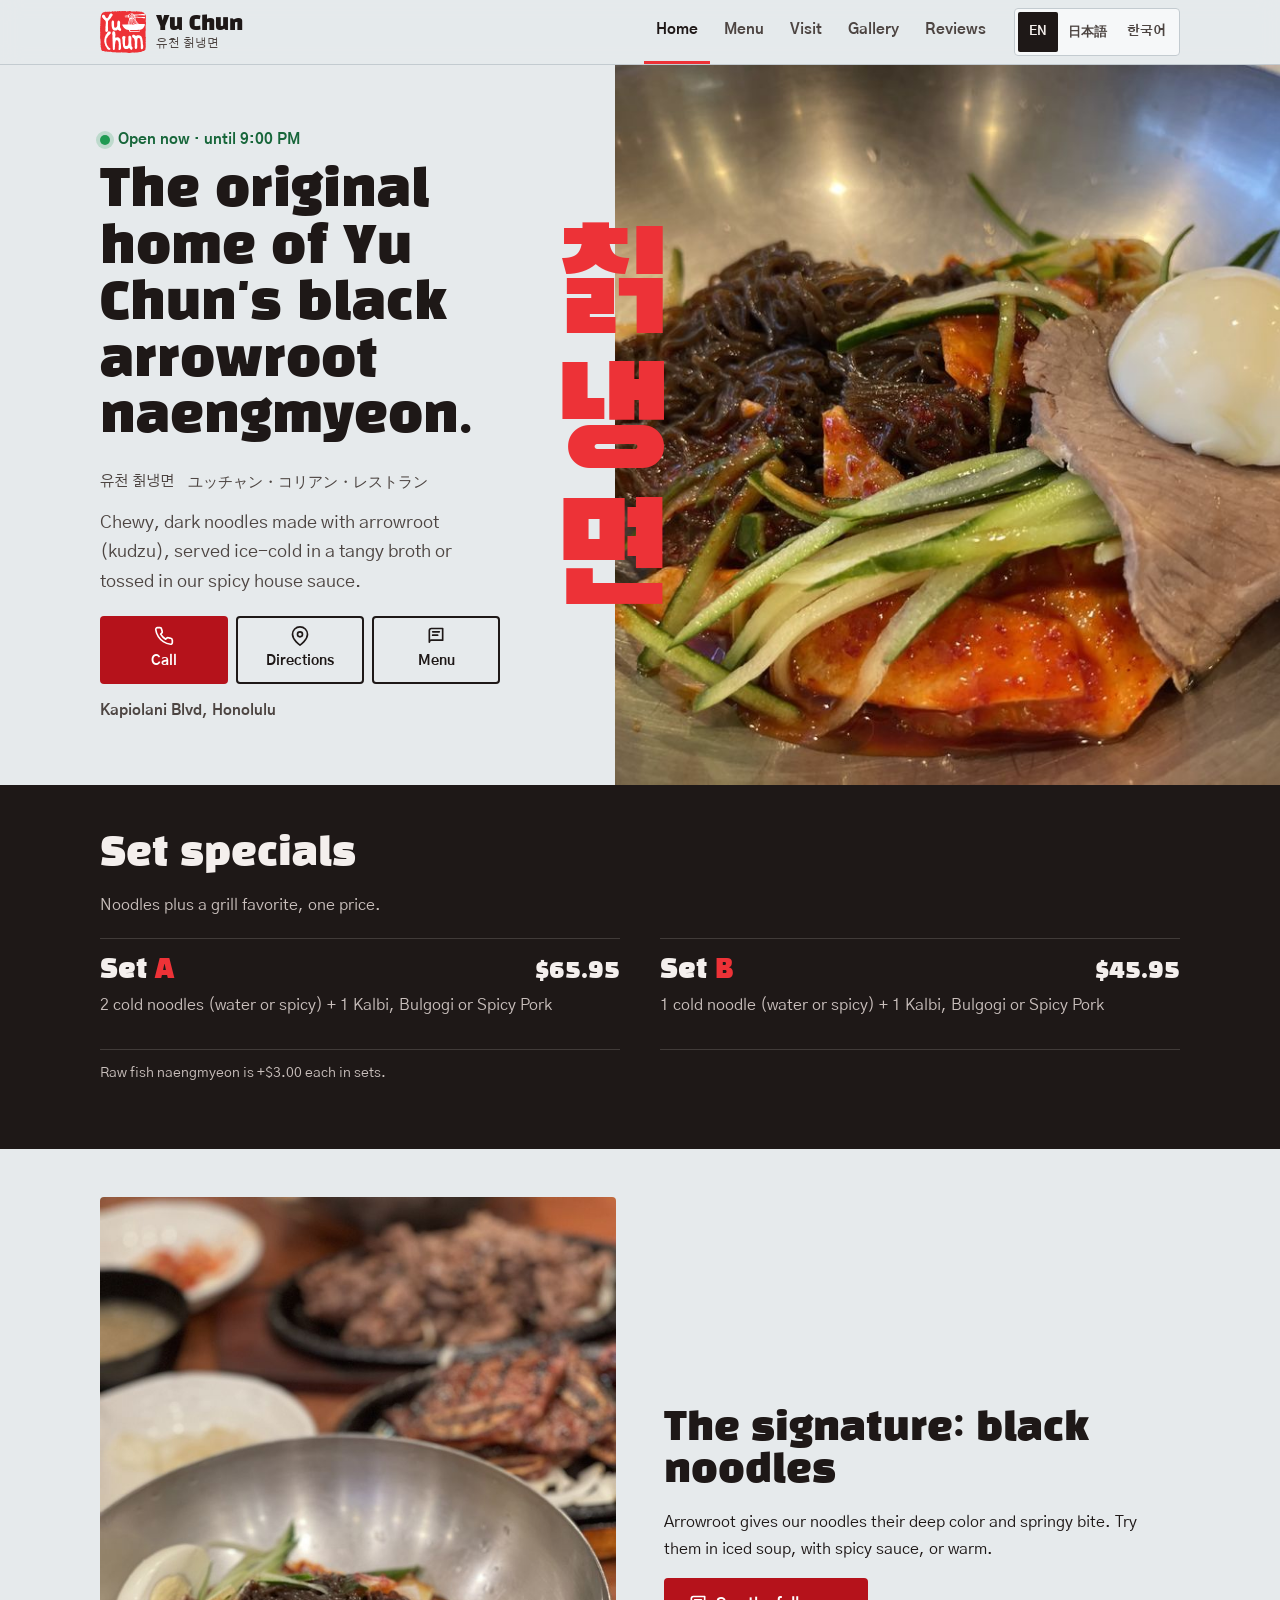
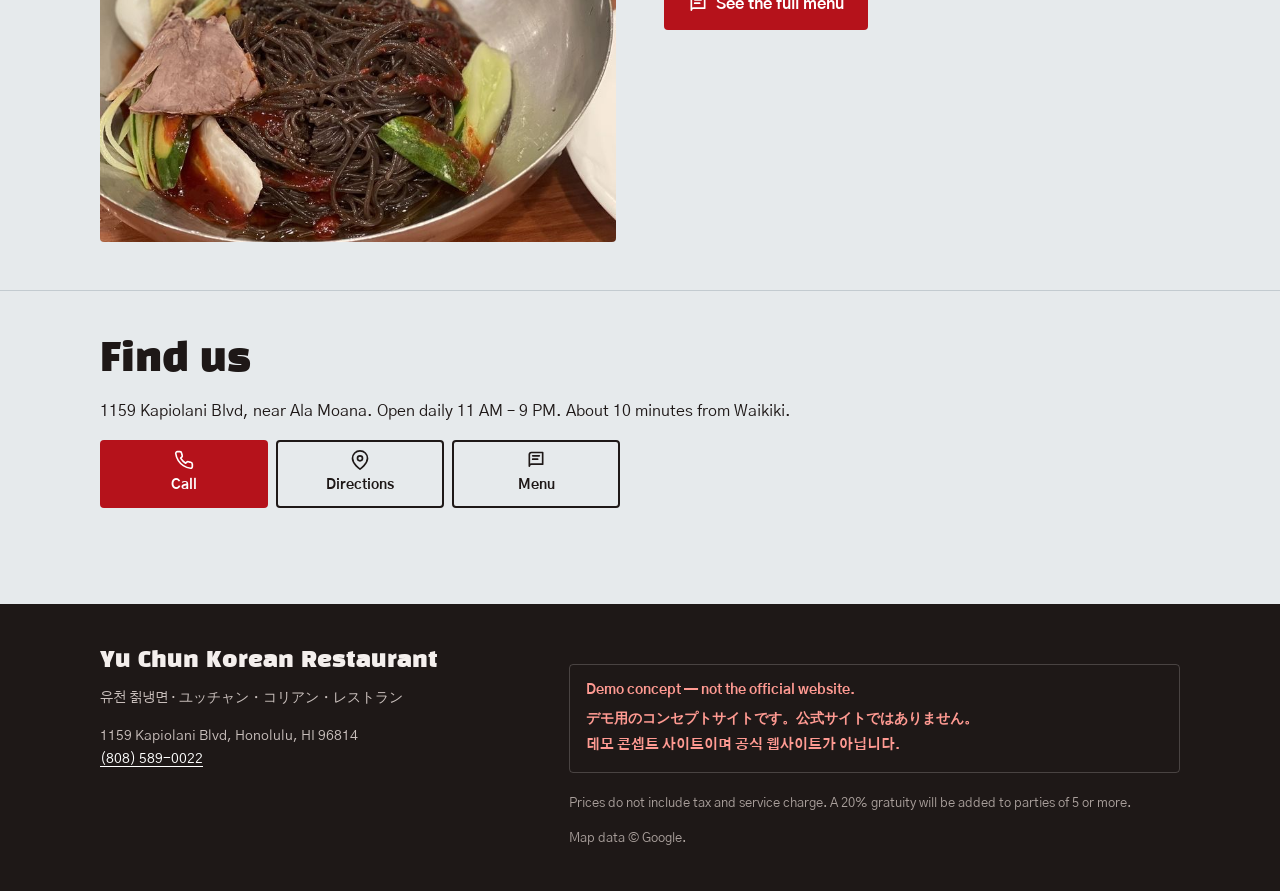
<file: index.html>
<!doctype html>
<html lang="en">
<head>
<meta charset="utf-8">
<meta name="viewport" content="width=device-width, initial-scale=1, viewport-fit=cover">
<meta name="robots" content="noindex, nofollow">
<title data-i18n="meta.homeTitle">Yu Chun Korean Restaurant · Black Arrowroot Naengmyeon, Honolulu</title>
<meta name="description" content="Yu Chun Korean Restaurant in Honolulu: the original home of black arrowroot naengmyeon. Menu in English, Japanese and Korean.">
<meta name="theme-color" content="#e6eaec">
<meta property="og:type" content="website">
<meta property="og:title" content="Yu Chun Korean Restaurant · 유천 칡냉면 · ユッチャン">
<meta property="og:description" content="Yu Chun Korean Restaurant in Honolulu: the original home of black arrowroot naengmyeon. Menu in English, Japanese and Korean.">
<meta property="og:image" content="https://usoagain-collab.github.io/yuchun-demo/assets/img/og-image.png">
<meta property="og:image:width" content="1200">
<meta property="og:image:height" content="630">
<meta name="twitter:card" content="summary_large_image">
<link rel="icon" href="assets/img/favicon.svg" type="image/svg+xml">
<script>(function(){var r=document.documentElement;if(!document.fonts||!document.fonts.load)return;r.classList.add('stamp-wait');function go(){r.classList.remove('stamp-wait');}addEventListener('load',function(){document.fonts.load('1em "Black Han Sans"','칡냉면').then(go,go);});setTimeout(go,3000);})();</script>
<script>try{var l=localStorage.getItem('yuchun-lang');if(l==='ja'||l==='ko'){document.documentElement.lang=l;document.documentElement.className+=' i18n-pending';}}catch(e){}</script>
<link rel="preconnect" href="https://fonts.googleapis.com">
<link rel="preconnect" href="https://fonts.gstatic.com" crossorigin>
<link rel="stylesheet" href="https://fonts.googleapis.com/css2?family=Black+Han+Sans&amp;family=Gothic+A1:wght@400;700;800&amp;display=swap" media="print" onload="this.media='all'">
<link rel="stylesheet" href="assets/css/style.css">
<script src="assets/js/site.js" defer></script>
<script src="assets/js/menu.js" defer></script>
</head>
<body>
<a class="skip" href="#main" data-i18n="a11y.skip">Skip to content</a>
<header class="site-header">
  <div class="wrap">
    <div class="header-row">
      <a class="brand" href="index.html">
        <span class="brand-mark"><img src="assets/img/logo.svg" alt="" width="46" height="42"></span>
        <span class="brand-text"><span class="brand-name">Yu Chun</span><span class="brand-sub" lang="ko">유천 칡냉면</span></span>
      </a>
      <div class="lang-switch" role="group" aria-label="Language / 言語 / 언어">
        <button type="button" data-lang="en" lang="en" aria-pressed="true">EN</button>
        <button type="button" data-lang="ja" lang="ja" aria-pressed="false">日本語</button>
        <button type="button" data-lang="ko" lang="ko" aria-pressed="false">한국어</button>
      </div>
    </div>
    <nav class="main-nav" aria-label="Main" data-i18n-aria="a11y.mainNav"><ul><li><a href="index.html" aria-current="page" data-i18n="nav.home">Home</a></li><li><a href="menu.html" data-i18n="nav.menu">Menu</a></li><li><a href="visit.html" data-i18n="nav.visit">Visit</a></li><li><a href="gallery.html" data-i18n="nav.gallery">Gallery</a></li><li><a href="reviews.html" data-i18n="nav.reviews">Reviews</a></li></ul></nav>
  </div>
</header>
<main id="main">
<section class="hero">
    <div class="hero-grid">
      <div class="hero-art">
        <img src="assets/img/naengmyeon-spicy.jpg" alt="Black arrowroot noodles with spicy sauce, sliced beef, egg and cucumber" width="1000" height="750" fetchpriority="high">
      </div>
      <p class="hero-dish" lang="ko" aria-hidden="true">칡냉면</p>
      <div class="hero-copy wrap">
        <p class="open-status" data-open-status>&nbsp;</p>
        <h1 data-i18n="home.tagline">The original home of Yu Chun's black arrowroot naengmyeon.</h1>
        <p class="hero-names"><span lang="ko">유천 칡냉면</span><span lang="ja">ユッチャン・コリアン・レストラン</span></p>
        <p class="lede" data-i18n="home.intro">Chewy, dark noodles made with arrowroot (kudzu), served ice-cold in a tangy broth or tossed in our spicy house sauce.</p>
        <div class="btn-row">
          <a class="btn btn-primary" href="tel:+18085890022"><svg viewBox="0 0 24 24" fill="none" stroke="currentColor" stroke-width="2" stroke-linecap="round" stroke-linejoin="round" aria-hidden="true"><path d="M22 16.9v3a2 2 0 0 1-2.2 2 19.8 19.8 0 0 1-8.6-3.1 19.5 19.5 0 0 1-6-6A19.8 19.8 0 0 1 2.1 4.2 2 2 0 0 1 4.1 2h3a2 2 0 0 1 2 1.7c.1.9.4 1.8.7 2.7a2 2 0 0 1-.5 2.1L8 9.8a16 16 0 0 0 6 6l1.3-1.3a2 2 0 0 1 2.1-.5c.9.3 1.8.6 2.7.7a2 2 0 0 1 1.7 2z"/></svg><span data-i18n="cta.call">Call</span></a>
          <a class="btn btn-outline" href="https://www.google.com/maps/dir/?api=1&amp;destination=Yu+Chun+Korean+Restaurant%2C+1159+Kapiolani+Blvd%2C+Honolulu%2C+HI+96814" target="_blank" rel="noopener"><svg viewBox="0 0 24 24" fill="none" stroke="currentColor" stroke-width="2" stroke-linecap="round" stroke-linejoin="round" aria-hidden="true"><path d="M21 10c0 7-9 13-9 13s-9-6-9-13a9 9 0 0 1 18 0z"/><circle cx="12" cy="10" r="3"/></svg><span data-i18n="cta.directions">Directions</span></a>
          <a class="btn btn-outline" href="menu.html"><svg viewBox="0 0 24 24" fill="none" stroke="currentColor" stroke-width="2" stroke-linecap="round" stroke-linejoin="round" aria-hidden="true"><path d="M4 19.5A2.5 2.5 0 0 1 6.5 17H20V3H6.5A2.5 2.5 0 0 0 4 5.5z"/><path d="M8 7h8M8 11h6"/></svg><span data-i18n="cta.menu">Menu</span></a>
        </div>
        <p class="eyebrow" style="margin:14px 0 0" data-i18n="home.eyebrow">Kapiolani Blvd, Honolulu</p>
      </div>
    </div>
  </section>

  <section class="section band" aria-labelledby="sets-h">
    <div class="wrap">
      <div class="section-head">
        <h2 id="sets-h" data-i18n="home.setsTitle">Set specials</h2>
        <p data-i18n="home.setsText">Noodles plus a grill favorite, one price.</p>
      </div>
      <div class="sets" id="sets-root" aria-live="polite"></div>
      <p class="note" style="margin-top:12px" data-i18n="home.setsNote">Raw fish naengmyeon is +$3.00 each in sets.</p>
    </div>
  </section>

  <section class="section" aria-labelledby="sig-h">
    <div class="wrap feature">
      <div class="feature-img"><img src="assets/img/naengmyeon-kalbi.jpg" alt="A steel bowl of spicy black noodles, with kalbi and bulgogi behind it" width="750" height="1000" loading="lazy"></div>
      <div>
        <h2 id="sig-h" data-i18n="home.sigTitle">The signature: black noodles</h2>
        <p data-i18n="home.sigText">Arrowroot gives our noodles their deep color and springy bite. Try them in iced soup, with spicy sauce, or warm.</p>
        <a class="btn btn-primary" href="menu.html#signature"><svg viewBox="0 0 24 24" fill="none" stroke="currentColor" stroke-width="2" stroke-linecap="round" stroke-linejoin="round" aria-hidden="true"><path d="M4 19.5A2.5 2.5 0 0 1 6.5 17H20V3H6.5A2.5 2.5 0 0 0 4 5.5z"/><path d="M8 7h8M8 11h6"/></svg><span data-i18n="cta.fullMenu">See the full menu</span></a>
      </div>
    </div>
  </section>

  <section class="section" aria-labelledby="find-h">
    <div class="wrap">
      <h2 id="find-h" data-i18n="home.visitTitle">Find us</h2>
      <p data-i18n="home.visitText">1159 Kapiolani Blvd, near Ala Moana. Open daily 11 AM – 9 PM. About 10 minutes from Waikiki.</p>
      <div class="btn-row">
          <a class="btn btn-primary" href="tel:+18085890022"><svg viewBox="0 0 24 24" fill="none" stroke="currentColor" stroke-width="2" stroke-linecap="round" stroke-linejoin="round" aria-hidden="true"><path d="M22 16.9v3a2 2 0 0 1-2.2 2 19.8 19.8 0 0 1-8.6-3.1 19.5 19.5 0 0 1-6-6A19.8 19.8 0 0 1 2.1 4.2 2 2 0 0 1 4.1 2h3a2 2 0 0 1 2 1.7c.1.9.4 1.8.7 2.7a2 2 0 0 1-.5 2.1L8 9.8a16 16 0 0 0 6 6l1.3-1.3a2 2 0 0 1 2.1-.5c.9.3 1.8.6 2.7.7a2 2 0 0 1 1.7 2z"/></svg><span data-i18n="cta.call">Call</span></a>
          <a class="btn btn-outline" href="https://www.google.com/maps/dir/?api=1&amp;destination=Yu+Chun+Korean+Restaurant%2C+1159+Kapiolani+Blvd%2C+Honolulu%2C+HI+96814" target="_blank" rel="noopener"><svg viewBox="0 0 24 24" fill="none" stroke="currentColor" stroke-width="2" stroke-linecap="round" stroke-linejoin="round" aria-hidden="true"><path d="M21 10c0 7-9 13-9 13s-9-6-9-13a9 9 0 0 1 18 0z"/><circle cx="12" cy="10" r="3"/></svg><span data-i18n="cta.directions">Directions</span></a>
          <a class="btn btn-outline" href="menu.html"><svg viewBox="0 0 24 24" fill="none" stroke="currentColor" stroke-width="2" stroke-linecap="round" stroke-linejoin="round" aria-hidden="true"><path d="M4 19.5A2.5 2.5 0 0 1 6.5 17H20V3H6.5A2.5 2.5 0 0 0 4 5.5z"/><path d="M8 7h8M8 11h6"/></svg><span data-i18n="cta.menu">Menu</span></a>
        </div>
    </div>
  </section>
</main>
<footer class="site-footer">
  <div class="wrap foot-grid">
    <div>
      <p class="foot-name">Yu Chun Korean Restaurant</p>
      <p><span lang="ko">유천 칡냉면</span> · <span lang="ja">ユッチャン・コリアン・レストラン</span></p>
      <p>1159 Kapiolani Blvd, Honolulu, HI 96814<br><a href="tel:+18085890022">(808) 589-0022</a></p>
    </div>
    <div>
      <div class="demo-note" role="note">
        <p lang="en"><strong>Demo concept — not the official website.</strong></p>
        <p lang="ja"><strong>デモ用のコンセプトサイトです。公式サイトではありません。</strong></p>
        <p lang="ko"><strong>데모 콘셉트 사이트이며 공식 웹사이트가 아닙니다.</strong></p>
      </div>
      <p class="foot-small" data-i18n="footer.prices">Prices do not include tax and service charge. A 20% gratuity will be added to parties of 5 or more.</p>
      <p class="foot-small"><span data-i18n="footer.credits">Map data © Google.</span> <span id="photo-credits"></span></p>
    </div>
  </div>
</footer>
<nav class="action-bar" aria-label="Quick actions" data-i18n-aria="a11y.quickActions">
  <a class="primary" href="tel:+18085890022"><svg viewBox="0 0 24 24" fill="none" stroke="currentColor" stroke-width="2" stroke-linecap="round" stroke-linejoin="round" aria-hidden="true"><path d="M22 16.9v3a2 2 0 0 1-2.2 2 19.8 19.8 0 0 1-8.6-3.1 19.5 19.5 0 0 1-6-6A19.8 19.8 0 0 1 2.1 4.2 2 2 0 0 1 4.1 2h3a2 2 0 0 1 2 1.7c.1.9.4 1.8.7 2.7a2 2 0 0 1-.5 2.1L8 9.8a16 16 0 0 0 6 6l1.3-1.3a2 2 0 0 1 2.1-.5c.9.3 1.8.6 2.7.7a2 2 0 0 1 1.7 2z"/></svg><span data-i18n="cta.call">Call</span></a>
  <a href="https://www.google.com/maps/dir/?api=1&amp;destination=Yu+Chun+Korean+Restaurant%2C+1159+Kapiolani+Blvd%2C+Honolulu%2C+HI+96814" target="_blank" rel="noopener"><svg viewBox="0 0 24 24" fill="none" stroke="currentColor" stroke-width="2" stroke-linecap="round" stroke-linejoin="round" aria-hidden="true"><path d="M21 10c0 7-9 13-9 13s-9-6-9-13a9 9 0 0 1 18 0z"/><circle cx="12" cy="10" r="3"/></svg><span data-i18n="cta.directions">Directions</span></a>
  <a href="menu.html"><svg viewBox="0 0 24 24" fill="none" stroke="currentColor" stroke-width="2" stroke-linecap="round" stroke-linejoin="round" aria-hidden="true"><path d="M4 19.5A2.5 2.5 0 0 1 6.5 17H20V3H6.5A2.5 2.5 0 0 0 4 5.5z"/><path d="M8 7h8M8 11h6"/></svg><span data-i18n="cta.menu">Menu</span></a>
</nav>
</body>
</html>
</file>
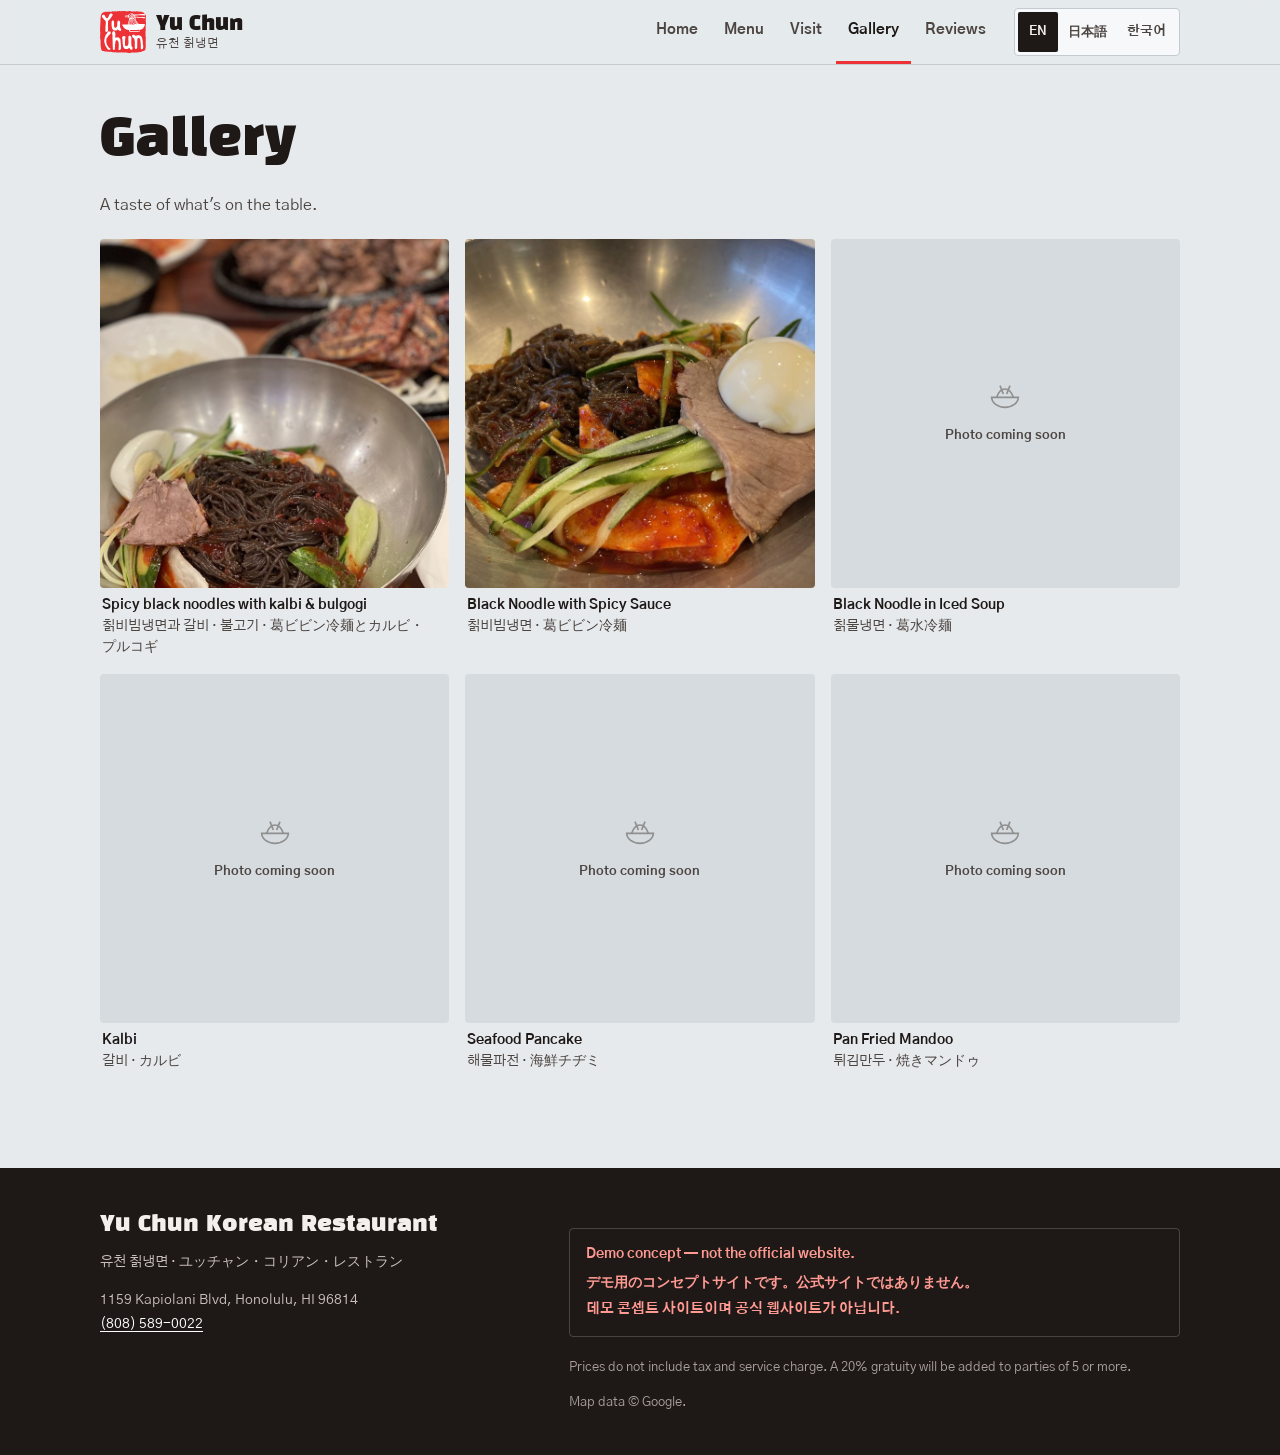
<file: gallery.html>
<!doctype html>
<html lang="en">
<head>
<meta charset="utf-8">
<meta name="viewport" content="width=device-width, initial-scale=1, viewport-fit=cover">
<meta name="robots" content="noindex, nofollow">
<title data-i18n="meta.galleryTitle">Gallery · Yu Chun Korean Restaurant</title>
<meta name="description" content="Photos of the food at Yu Chun Korean Restaurant, Honolulu.">
<meta name="theme-color" content="#e6eaec">
<meta property="og:type" content="website">
<meta property="og:title" content="Yu Chun Korean Restaurant · 유천 칡냉면 · ユッチャン">
<meta property="og:description" content="Photos of the food at Yu Chun Korean Restaurant, Honolulu.">
<meta property="og:image" content="https://usoagain-collab.github.io/yuchun-demo/assets/img/og-image.png">
<meta property="og:image:width" content="1200">
<meta property="og:image:height" content="630">
<meta name="twitter:card" content="summary_large_image">
<link rel="icon" href="assets/img/favicon.svg" type="image/svg+xml">
<script>try{var l=localStorage.getItem('yuchun-lang');if(l==='ja'||l==='ko'){document.documentElement.lang=l;document.documentElement.className+=' i18n-pending';}}catch(e){}</script>
<link rel="preconnect" href="https://fonts.googleapis.com">
<link rel="preconnect" href="https://fonts.gstatic.com" crossorigin>
<link rel="stylesheet" href="https://fonts.googleapis.com/css2?family=Black+Han+Sans&amp;family=Gothic+A1:wght@400;700;800&amp;display=swap" media="print" onload="this.media='all'">
<link rel="stylesheet" href="assets/css/style.css">
<script src="assets/js/site.js" defer></script>
<script src="assets/js/gallery.js" defer></script>
</head>
<body>
<a class="skip" href="#main" data-i18n="a11y.skip">Skip to content</a>
<header class="site-header">
  <div class="wrap">
    <div class="header-row">
      <a class="brand" href="index.html">
        <span class="brand-mark"><img src="assets/img/logo.svg" alt="" width="46" height="42"></span>
        <span class="brand-text"><span class="brand-name">Yu Chun</span><span class="brand-sub" lang="ko">유천 칡냉면</span></span>
      </a>
      <div class="lang-switch" role="group" aria-label="Language / 言語 / 언어">
        <button type="button" data-lang="en" lang="en" aria-pressed="true">EN</button>
        <button type="button" data-lang="ja" lang="ja" aria-pressed="false">日本語</button>
        <button type="button" data-lang="ko" lang="ko" aria-pressed="false">한국어</button>
      </div>
    </div>
    <nav class="main-nav" aria-label="Main" data-i18n-aria="a11y.mainNav"><ul><li><a href="index.html" data-i18n="nav.home">Home</a></li><li><a href="menu.html" data-i18n="nav.menu">Menu</a></li><li><a href="visit.html" data-i18n="nav.visit">Visit</a></li><li><a href="gallery.html" aria-current="page" data-i18n="nav.gallery">Gallery</a></li><li><a href="reviews.html" data-i18n="nav.reviews">Reviews</a></li></ul></nav>
  </div>
</header>
<main id="main">
<section class="section">
    <div class="wrap">
      <div class="section-head">
        <h1 data-i18n="gallery.title">Gallery</h1>
        <p data-i18n="gallery.intro">A taste of what's on the table.</p>
      </div>
      <div class="gallery" id="gallery-root"></div>
    </div>
  </section>
</main>
<footer class="site-footer">
  <div class="wrap foot-grid">
    <div>
      <p class="foot-name">Yu Chun Korean Restaurant</p>
      <p><span lang="ko">유천 칡냉면</span> · <span lang="ja">ユッチャン・コリアン・レストラン</span></p>
      <p>1159 Kapiolani Blvd, Honolulu, HI 96814<br><a href="tel:+18085890022">(808) 589-0022</a></p>
    </div>
    <div>
      <div class="demo-note" role="note">
        <p lang="en"><strong>Demo concept — not the official website.</strong></p>
        <p lang="ja"><strong>デモ用のコンセプトサイトです。公式サイトではありません。</strong></p>
        <p lang="ko"><strong>데모 콘셉트 사이트이며 공식 웹사이트가 아닙니다.</strong></p>
      </div>
      <p class="foot-small" data-i18n="footer.prices">Prices do not include tax and service charge. A 20% gratuity will be added to parties of 5 or more.</p>
      <p class="foot-small"><span data-i18n="footer.credits">Map data © Google.</span> <span id="photo-credits"></span></p>
    </div>
  </div>
</footer>
<nav class="action-bar" aria-label="Quick actions" data-i18n-aria="a11y.quickActions">
  <a class="primary" href="tel:+18085890022"><svg viewBox="0 0 24 24" fill="none" stroke="currentColor" stroke-width="2" stroke-linecap="round" stroke-linejoin="round" aria-hidden="true"><path d="M22 16.9v3a2 2 0 0 1-2.2 2 19.8 19.8 0 0 1-8.6-3.1 19.5 19.5 0 0 1-6-6A19.8 19.8 0 0 1 2.1 4.2 2 2 0 0 1 4.1 2h3a2 2 0 0 1 2 1.7c.1.9.4 1.8.7 2.7a2 2 0 0 1-.5 2.1L8 9.8a16 16 0 0 0 6 6l1.3-1.3a2 2 0 0 1 2.1-.5c.9.3 1.8.6 2.7.7a2 2 0 0 1 1.7 2z"/></svg><span data-i18n="cta.call">Call</span></a>
  <a href="https://www.google.com/maps/dir/?api=1&amp;destination=Yu+Chun+Korean+Restaurant%2C+1159+Kapiolani+Blvd%2C+Honolulu%2C+HI+96814" target="_blank" rel="noopener"><svg viewBox="0 0 24 24" fill="none" stroke="currentColor" stroke-width="2" stroke-linecap="round" stroke-linejoin="round" aria-hidden="true"><path d="M21 10c0 7-9 13-9 13s-9-6-9-13a9 9 0 0 1 18 0z"/><circle cx="12" cy="10" r="3"/></svg><span data-i18n="cta.directions">Directions</span></a>
  <a href="menu.html"><svg viewBox="0 0 24 24" fill="none" stroke="currentColor" stroke-width="2" stroke-linecap="round" stroke-linejoin="round" aria-hidden="true"><path d="M4 19.5A2.5 2.5 0 0 1 6.5 17H20V3H6.5A2.5 2.5 0 0 0 4 5.5z"/><path d="M8 7h8M8 11h6"/></svg><span data-i18n="cta.menu">Menu</span></a>
</nav>
</body>
</html>
</file>
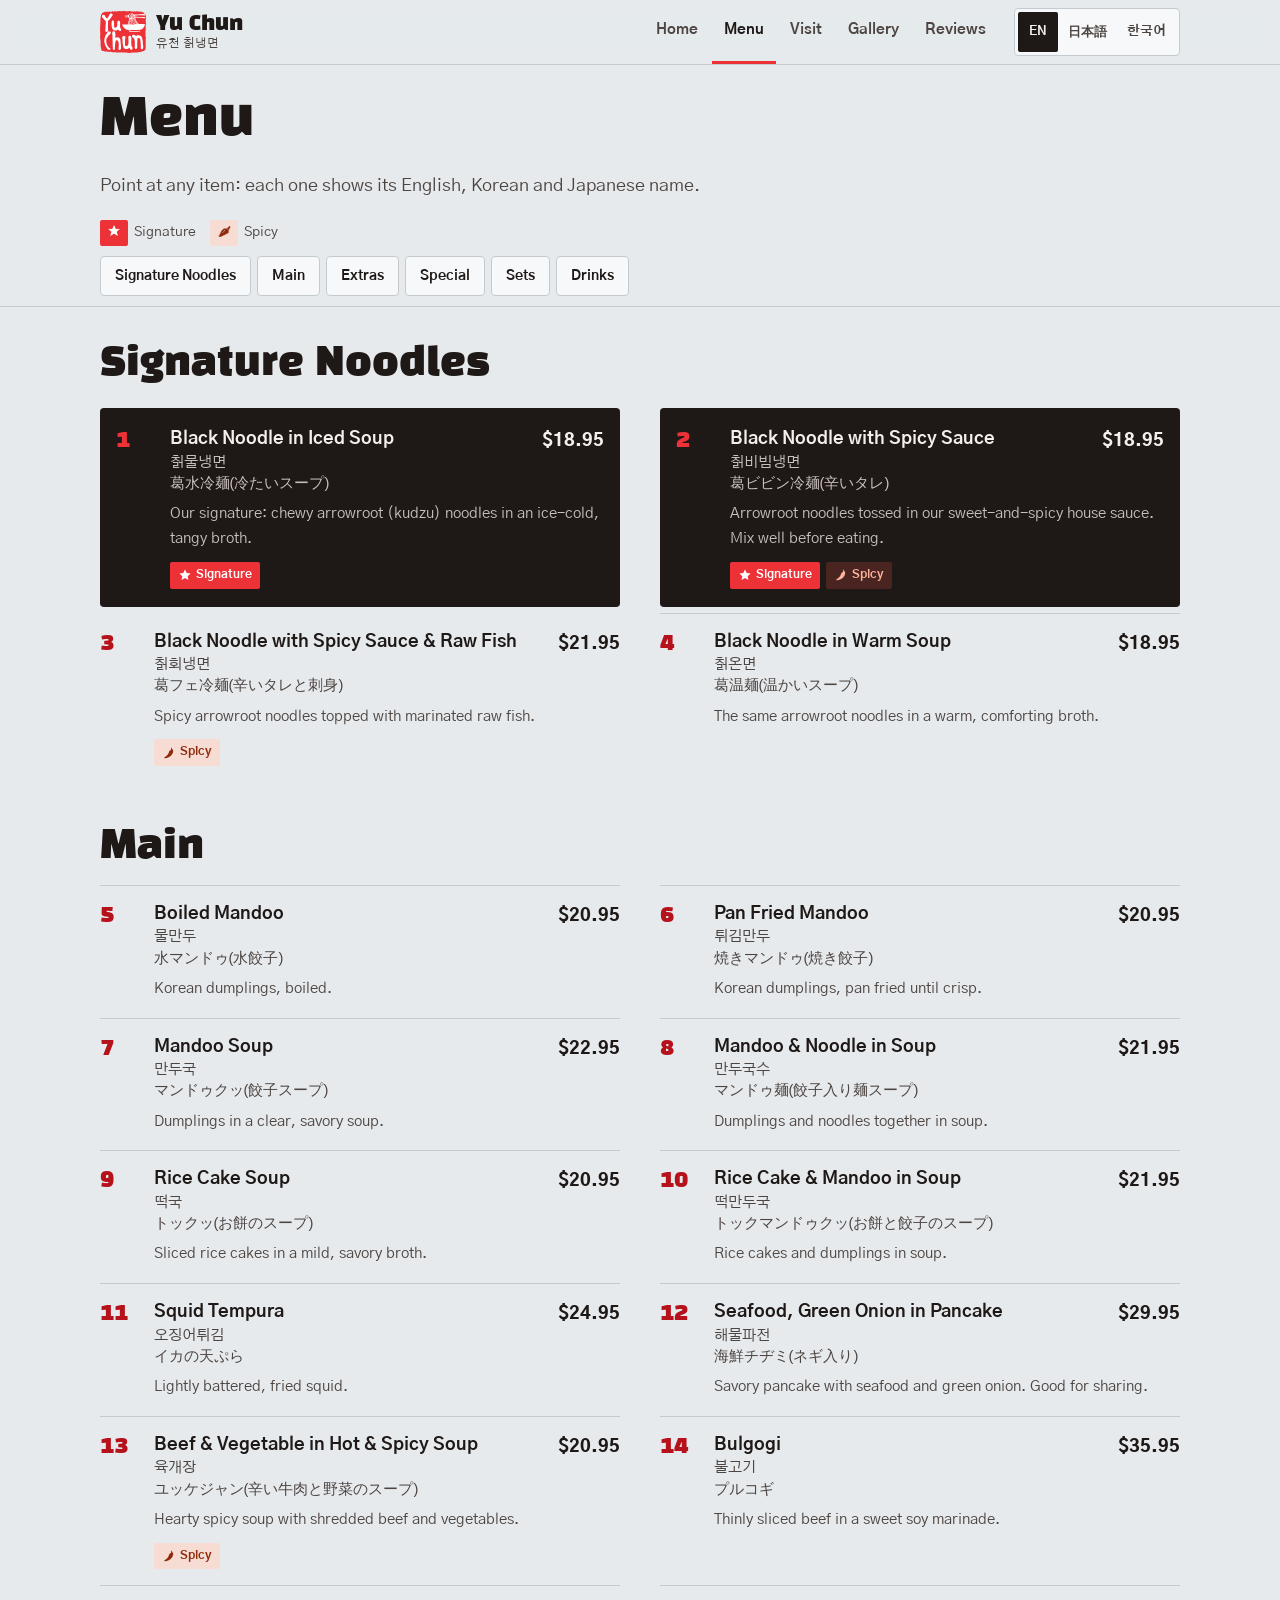
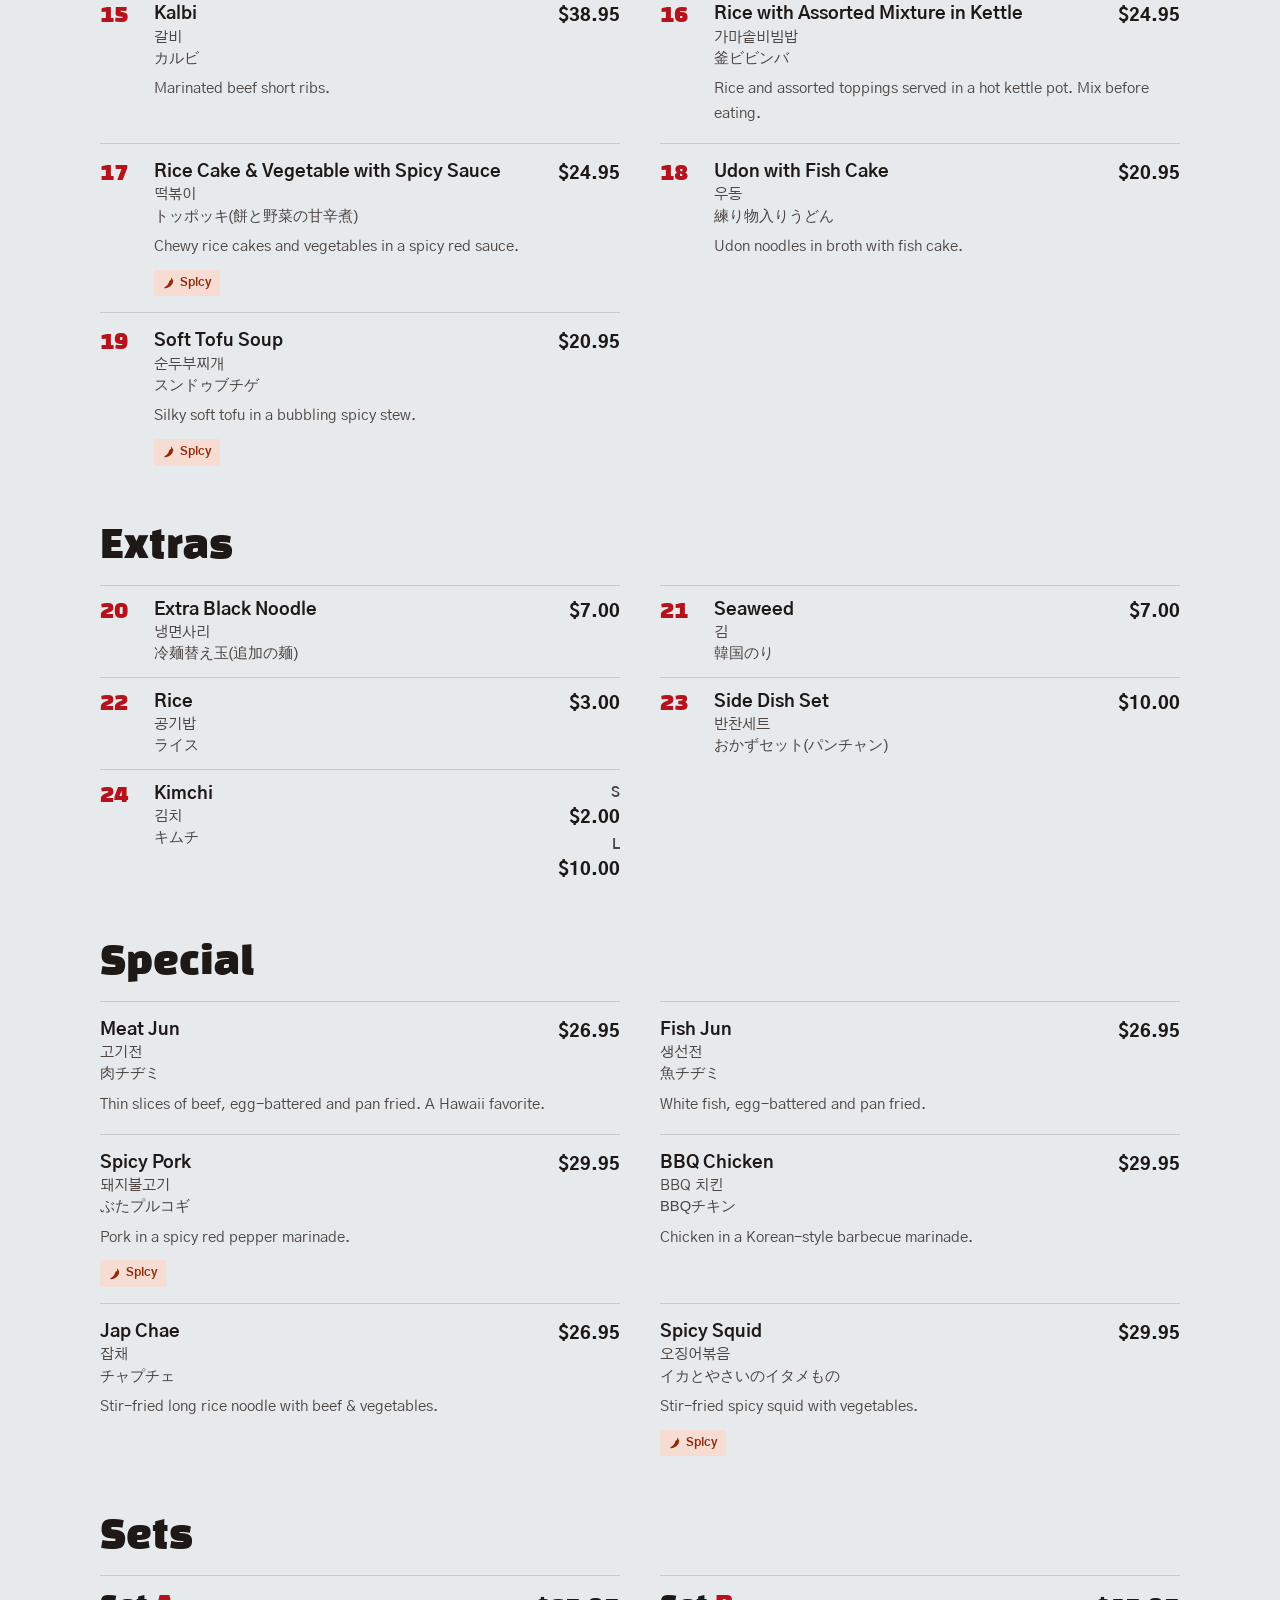
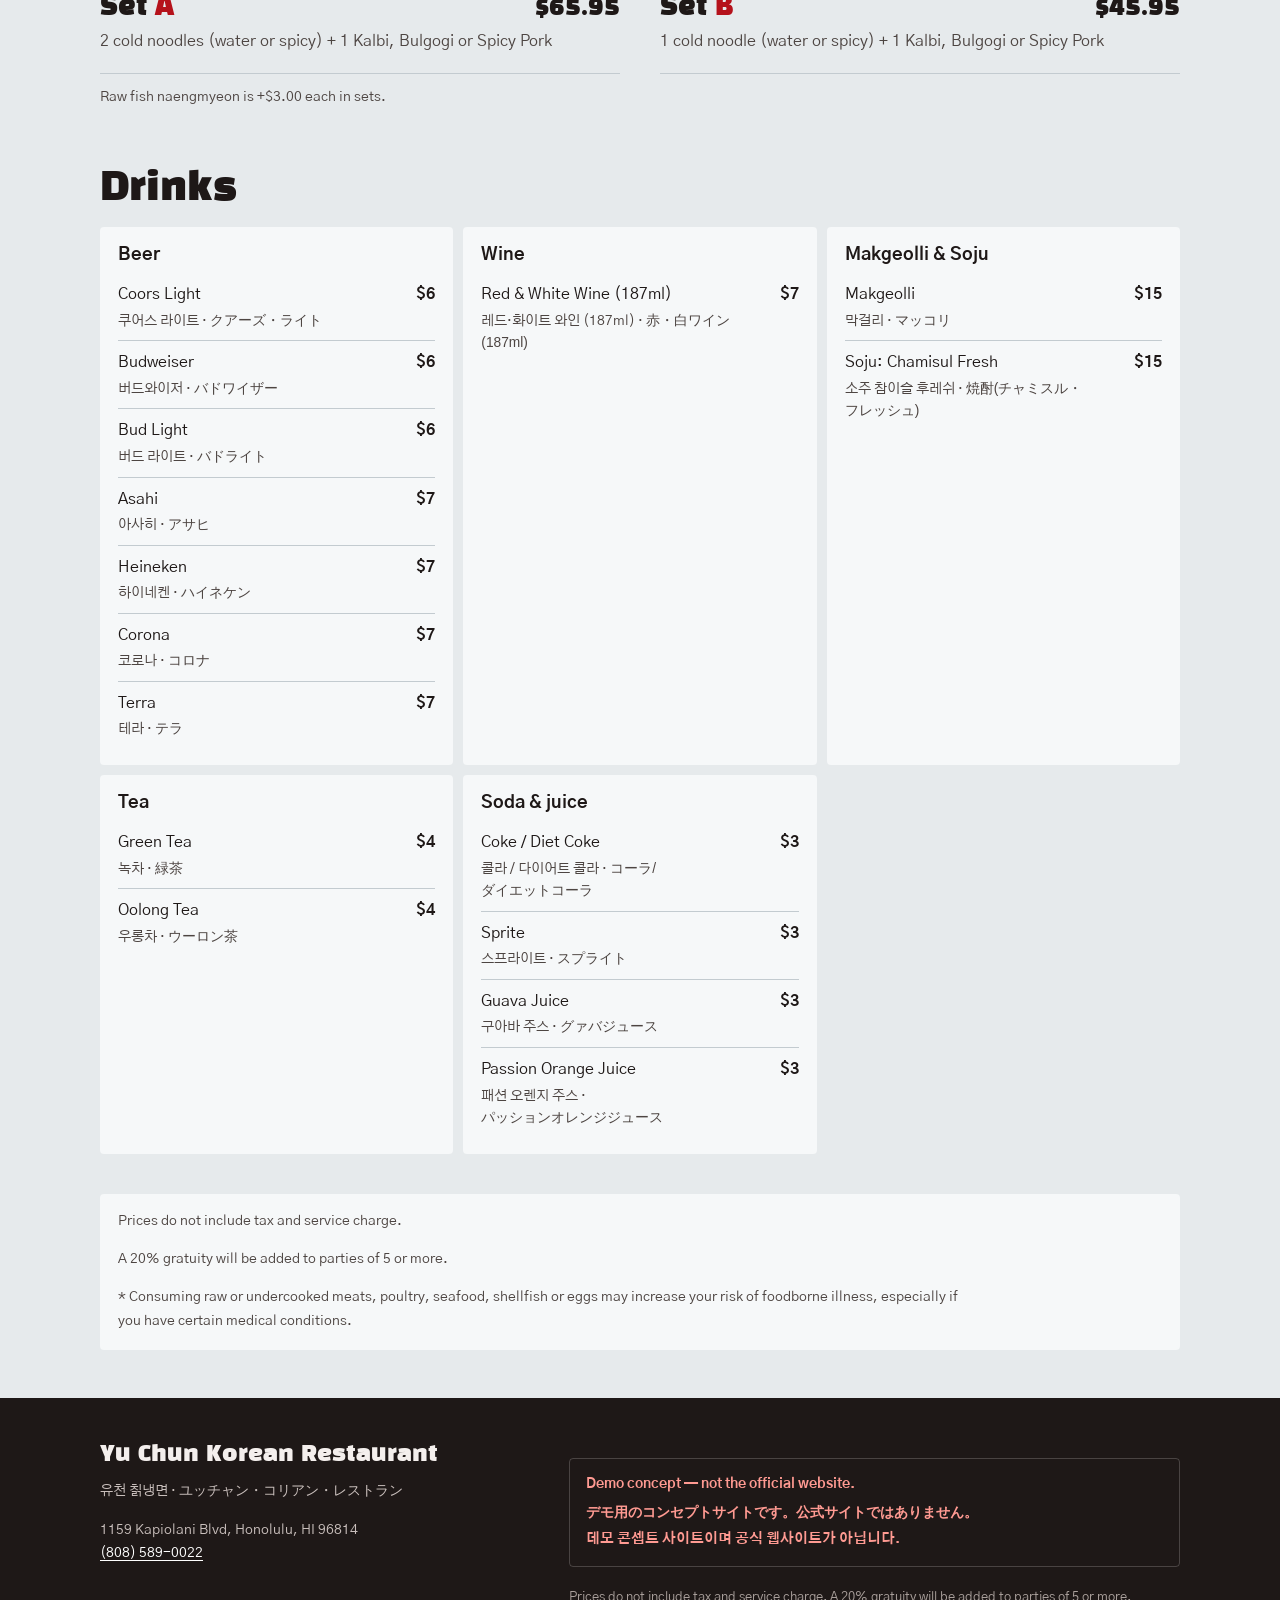
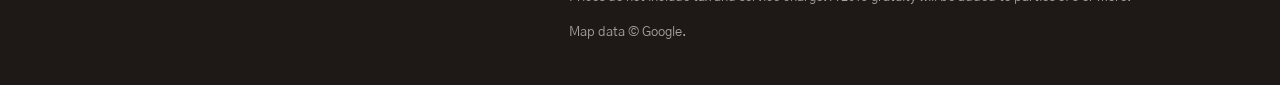
<file: menu.html>
<!doctype html>
<html lang="en">
<head>
<meta charset="utf-8">
<meta name="viewport" content="width=device-width, initial-scale=1, viewport-fit=cover">
<meta name="robots" content="noindex, nofollow">
<title data-i18n="meta.menuTitle">Menu · Yu Chun Korean Restaurant</title>
<meta name="description" content="Menu and prices for Yu Chun Korean Restaurant, Honolulu: black arrowroot naengmyeon, kalbi, bulgogi, set specials and drinks.">
<meta name="theme-color" content="#e6eaec">
<meta property="og:type" content="website">
<meta property="og:title" content="Yu Chun Korean Restaurant · 유천 칡냉면 · ユッチャン">
<meta property="og:description" content="Menu and prices for Yu Chun Korean Restaurant, Honolulu: black arrowroot naengmyeon, kalbi, bulgogi, set specials and drinks.">
<meta property="og:image" content="https://usoagain-collab.github.io/yuchun-demo/assets/img/og-image.png">
<meta property="og:image:width" content="1200">
<meta property="og:image:height" content="630">
<meta name="twitter:card" content="summary_large_image">
<link rel="icon" href="assets/img/favicon.svg" type="image/svg+xml">
<script>try{var l=localStorage.getItem('yuchun-lang');if(l==='ja'||l==='ko'){document.documentElement.lang=l;document.documentElement.className+=' i18n-pending';}}catch(e){}</script>
<link rel="preconnect" href="https://fonts.googleapis.com">
<link rel="preconnect" href="https://fonts.gstatic.com" crossorigin>
<link rel="stylesheet" href="https://fonts.googleapis.com/css2?family=Black+Han+Sans&amp;family=Gothic+A1:wght@400;700;800&amp;display=swap" media="print" onload="this.media='all'">
<link rel="stylesheet" href="assets/css/style.css">
<script src="assets/js/site.js" defer></script>
<script src="assets/js/menu.js" defer></script>
</head>
<body>
<a class="skip" href="#main" data-i18n="a11y.skip">Skip to content</a>
<header class="site-header">
  <div class="wrap">
    <div class="header-row">
      <a class="brand" href="index.html">
        <span class="brand-mark"><img src="assets/img/logo.svg" alt="" width="46" height="42"></span>
        <span class="brand-text"><span class="brand-name">Yu Chun</span><span class="brand-sub" lang="ko">유천 칡냉면</span></span>
      </a>
      <div class="lang-switch" role="group" aria-label="Language / 言語 / 언어">
        <button type="button" data-lang="en" lang="en" aria-pressed="true">EN</button>
        <button type="button" data-lang="ja" lang="ja" aria-pressed="false">日本語</button>
        <button type="button" data-lang="ko" lang="ko" aria-pressed="false">한국어</button>
      </div>
    </div>
    <nav class="main-nav" aria-label="Main" data-i18n-aria="a11y.mainNav"><ul><li><a href="index.html" data-i18n="nav.home">Home</a></li><li><a href="menu.html" aria-current="page" data-i18n="nav.menu">Menu</a></li><li><a href="visit.html" data-i18n="nav.visit">Visit</a></li><li><a href="gallery.html" data-i18n="nav.gallery">Gallery</a></li><li><a href="reviews.html" data-i18n="nav.reviews">Reviews</a></li></ul></nav>
  </div>
</header>
<main id="main">
<div class="wrap" style="padding-top:28px">
    <h1 data-i18n="menu.title">Menu</h1>
    <p class="lede" data-i18n="menu.intro">Point at any item: each one shows its English, Korean and Japanese name.</p>
    <p class="legend"><span><span class="tag tag-sig">★</span><span data-i18n="menu.signature">Signature</span></span><span><span class="tag tag-spicy">🌶</span><span data-i18n="menu.spicy">Spicy</span></span></p>
  </div>
  <nav class="menu-jump" aria-label="Jump to section" data-i18n-aria="menu.jump"><div class="wrap"><ul><li><a href="#signature" data-i18n="menu.sections.signature">Signature Noodles</a></li><li><a href="#main" data-i18n="menu.sections.main">Main</a></li><li><a href="#extras" data-i18n="menu.sections.extras">Extras</a></li><li><a href="#special" data-i18n="menu.sections.special">Special</a></li><li><a href="#sets" data-i18n="menu.sections.sets">Sets</a></li><li><a href="#drinks" data-i18n="menu.sections.drinks">Drinks</a></li></ul></div></nav>
  <div class="wrap" id="menu-root" aria-busy="true"><p style="padding:40px 0" data-i18n="menu.loading">Loading menu…</p></div>
</main>
<footer class="site-footer">
  <div class="wrap foot-grid">
    <div>
      <p class="foot-name">Yu Chun Korean Restaurant</p>
      <p><span lang="ko">유천 칡냉면</span> · <span lang="ja">ユッチャン・コリアン・レストラン</span></p>
      <p>1159 Kapiolani Blvd, Honolulu, HI 96814<br><a href="tel:+18085890022">(808) 589-0022</a></p>
    </div>
    <div>
      <div class="demo-note" role="note">
        <p lang="en"><strong>Demo concept — not the official website.</strong></p>
        <p lang="ja"><strong>デモ用のコンセプトサイトです。公式サイトではありません。</strong></p>
        <p lang="ko"><strong>데모 콘셉트 사이트이며 공식 웹사이트가 아닙니다.</strong></p>
      </div>
      <p class="foot-small" data-i18n="footer.prices">Prices do not include tax and service charge. A 20% gratuity will be added to parties of 5 or more.</p>
      <p class="foot-small"><span data-i18n="footer.credits">Map data © Google.</span> <span id="photo-credits"></span></p>
    </div>
  </div>
</footer>
<nav class="action-bar" aria-label="Quick actions" data-i18n-aria="a11y.quickActions">
  <a class="primary" href="tel:+18085890022"><svg viewBox="0 0 24 24" fill="none" stroke="currentColor" stroke-width="2" stroke-linecap="round" stroke-linejoin="round" aria-hidden="true"><path d="M22 16.9v3a2 2 0 0 1-2.2 2 19.8 19.8 0 0 1-8.6-3.1 19.5 19.5 0 0 1-6-6A19.8 19.8 0 0 1 2.1 4.2 2 2 0 0 1 4.1 2h3a2 2 0 0 1 2 1.7c.1.9.4 1.8.7 2.7a2 2 0 0 1-.5 2.1L8 9.8a16 16 0 0 0 6 6l1.3-1.3a2 2 0 0 1 2.1-.5c.9.3 1.8.6 2.7.7a2 2 0 0 1 1.7 2z"/></svg><span data-i18n="cta.call">Call</span></a>
  <a href="https://www.google.com/maps/dir/?api=1&amp;destination=Yu+Chun+Korean+Restaurant%2C+1159+Kapiolani+Blvd%2C+Honolulu%2C+HI+96814" target="_blank" rel="noopener"><svg viewBox="0 0 24 24" fill="none" stroke="currentColor" stroke-width="2" stroke-linecap="round" stroke-linejoin="round" aria-hidden="true"><path d="M21 10c0 7-9 13-9 13s-9-6-9-13a9 9 0 0 1 18 0z"/><circle cx="12" cy="10" r="3"/></svg><span data-i18n="cta.directions">Directions</span></a>
  <a href="menu.html"><svg viewBox="0 0 24 24" fill="none" stroke="currentColor" stroke-width="2" stroke-linecap="round" stroke-linejoin="round" aria-hidden="true"><path d="M4 19.5A2.5 2.5 0 0 1 6.5 17H20V3H6.5A2.5 2.5 0 0 0 4 5.5z"/><path d="M8 7h8M8 11h6"/></svg><span data-i18n="cta.menu">Menu</span></a>
</nav>
</body>
</html>
</file>
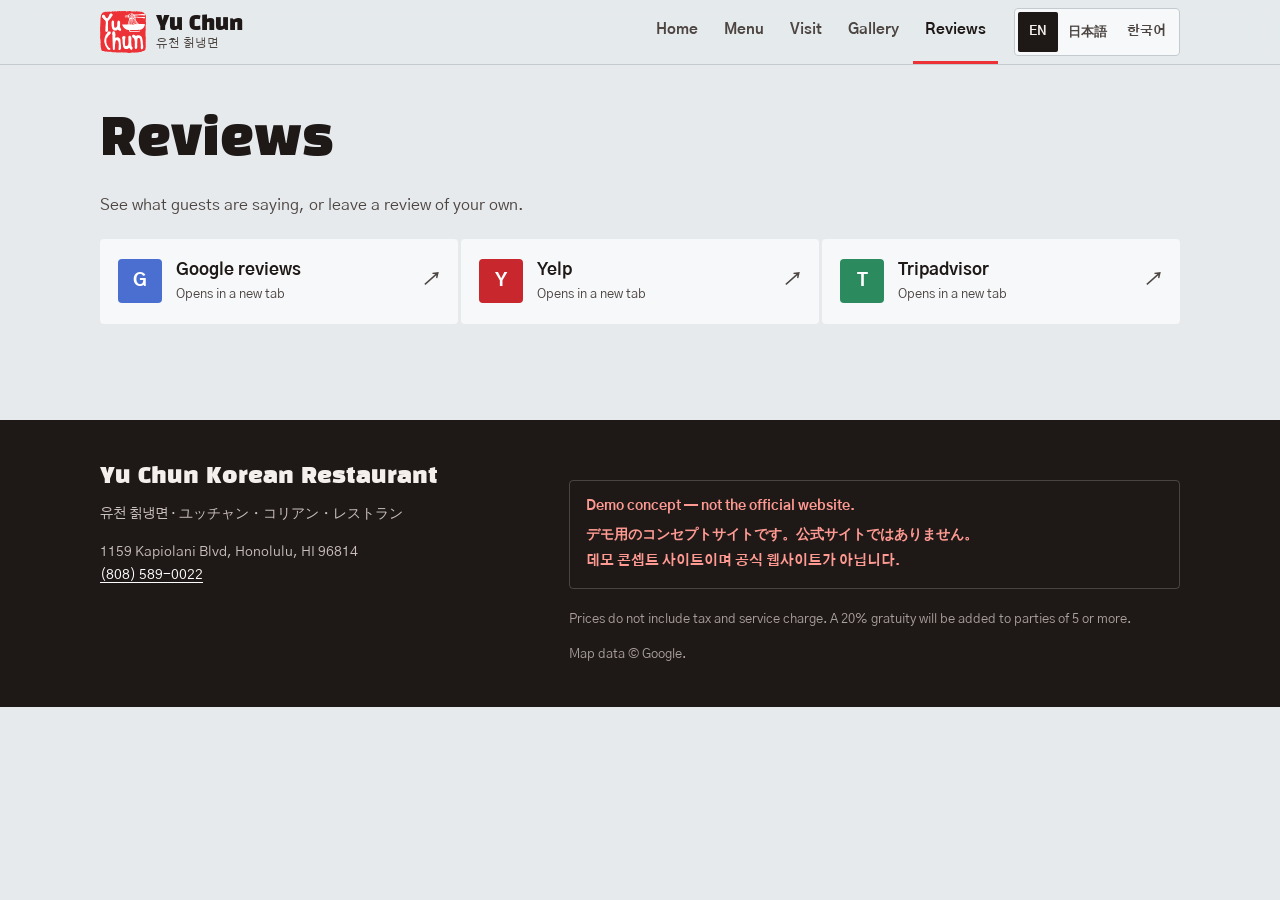
<file: reviews.html>
<!doctype html>
<html lang="en">
<head>
<meta charset="utf-8">
<meta name="viewport" content="width=device-width, initial-scale=1, viewport-fit=cover">
<meta name="robots" content="noindex, nofollow">
<title data-i18n="meta.reviewsTitle">Reviews · Yu Chun Korean Restaurant</title>
<meta name="description" content="Read and write reviews of Yu Chun Korean Restaurant, Honolulu, on Google, Yelp and Tripadvisor.">
<meta name="theme-color" content="#e6eaec">
<meta property="og:type" content="website">
<meta property="og:title" content="Yu Chun Korean Restaurant · 유천 칡냉면 · ユッチャン">
<meta property="og:description" content="Read and write reviews of Yu Chun Korean Restaurant, Honolulu, on Google, Yelp and Tripadvisor.">
<meta property="og:image" content="https://usoagain-collab.github.io/yuchun-demo/assets/img/og-image.png">
<meta property="og:image:width" content="1200">
<meta property="og:image:height" content="630">
<meta name="twitter:card" content="summary_large_image">
<link rel="icon" href="assets/img/favicon.svg" type="image/svg+xml">
<script>try{var l=localStorage.getItem('yuchun-lang');if(l==='ja'||l==='ko'){document.documentElement.lang=l;document.documentElement.className+=' i18n-pending';}}catch(e){}</script>
<link rel="preconnect" href="https://fonts.googleapis.com">
<link rel="preconnect" href="https://fonts.gstatic.com" crossorigin>
<link rel="stylesheet" href="https://fonts.googleapis.com/css2?family=Black+Han+Sans&amp;family=Gothic+A1:wght@400;700;800&amp;display=swap" media="print" onload="this.media='all'">
<link rel="stylesheet" href="assets/css/style.css">
<script src="assets/js/site.js" defer></script>
</head>
<body>
<a class="skip" href="#main" data-i18n="a11y.skip">Skip to content</a>
<header class="site-header">
  <div class="wrap">
    <div class="header-row">
      <a class="brand" href="index.html">
        <span class="brand-mark"><img src="assets/img/logo.svg" alt="" width="46" height="42"></span>
        <span class="brand-text"><span class="brand-name">Yu Chun</span><span class="brand-sub" lang="ko">유천 칡냉면</span></span>
      </a>
      <div class="lang-switch" role="group" aria-label="Language / 言語 / 언어">
        <button type="button" data-lang="en" lang="en" aria-pressed="true">EN</button>
        <button type="button" data-lang="ja" lang="ja" aria-pressed="false">日本語</button>
        <button type="button" data-lang="ko" lang="ko" aria-pressed="false">한국어</button>
      </div>
    </div>
    <nav class="main-nav" aria-label="Main" data-i18n-aria="a11y.mainNav"><ul><li><a href="index.html" data-i18n="nav.home">Home</a></li><li><a href="menu.html" data-i18n="nav.menu">Menu</a></li><li><a href="visit.html" data-i18n="nav.visit">Visit</a></li><li><a href="gallery.html" data-i18n="nav.gallery">Gallery</a></li><li><a href="reviews.html" aria-current="page" data-i18n="nav.reviews">Reviews</a></li></ul></nav>
  </div>
</header>
<main id="main">
<section class="section">
    <div class="wrap">
      <div class="section-head">
        <h1 data-i18n="reviews.title">Reviews</h1>
        <p data-i18n="reviews.intro">See what guests are saying, or leave a review of your own.</p>
      </div>
      <div class="review-links">
        <a class="card review-link" href="https://www.google.com/maps/search/?api=1&amp;query=Yu+Chun+Korean+Restaurant%2C+1159+Kapiolani+Blvd%2C+Honolulu%2C+HI+96814" target="_blank" rel="noopener">
          <span class="logo" style="background:#4a6fd1" aria-hidden="true">G</span>
          <span><span data-i18n="reviews.google">Google reviews</span><small data-i18n="reviews.opens">Opens in a new tab</small></span>
          <span class="arrow" aria-hidden="true">↗</span>
        </a>
        <a class="card review-link" href="https://www.yelp.com/biz/yu-chun-korean-restaurant-honolulu" target="_blank" rel="noopener">
          <span class="logo" style="background:#c7272d" aria-hidden="true">Y</span>
          <span><span data-i18n="reviews.yelp">Yelp</span><small data-i18n="reviews.opens">Opens in a new tab</small></span>
          <span class="arrow" aria-hidden="true">↗</span>
        </a>
        <a class="card review-link" href="https://www.tripadvisor.com/Restaurant_Review-g60982-d1480573-Reviews-Yuchun_Korean_Restaurant-Honolulu_Oahu_Hawaii.html" target="_blank" rel="noopener">
          <span class="logo" style="background:#2b8a5e" aria-hidden="true">T</span>
          <span><span data-i18n="reviews.tripadvisor">Tripadvisor</span><small data-i18n="reviews.opens">Opens in a new tab</small></span>
          <span class="arrow" aria-hidden="true">↗</span>
        </a>
      </div>
    </div>
  </section>
</main>
<footer class="site-footer">
  <div class="wrap foot-grid">
    <div>
      <p class="foot-name">Yu Chun Korean Restaurant</p>
      <p><span lang="ko">유천 칡냉면</span> · <span lang="ja">ユッチャン・コリアン・レストラン</span></p>
      <p>1159 Kapiolani Blvd, Honolulu, HI 96814<br><a href="tel:+18085890022">(808) 589-0022</a></p>
    </div>
    <div>
      <div class="demo-note" role="note">
        <p lang="en"><strong>Demo concept — not the official website.</strong></p>
        <p lang="ja"><strong>デモ用のコンセプトサイトです。公式サイトではありません。</strong></p>
        <p lang="ko"><strong>데모 콘셉트 사이트이며 공식 웹사이트가 아닙니다.</strong></p>
      </div>
      <p class="foot-small" data-i18n="footer.prices">Prices do not include tax and service charge. A 20% gratuity will be added to parties of 5 or more.</p>
      <p class="foot-small"><span data-i18n="footer.credits">Map data © Google.</span> <span id="photo-credits"></span></p>
    </div>
  </div>
</footer>
<nav class="action-bar" aria-label="Quick actions" data-i18n-aria="a11y.quickActions">
  <a class="primary" href="tel:+18085890022"><svg viewBox="0 0 24 24" fill="none" stroke="currentColor" stroke-width="2" stroke-linecap="round" stroke-linejoin="round" aria-hidden="true"><path d="M22 16.9v3a2 2 0 0 1-2.2 2 19.8 19.8 0 0 1-8.6-3.1 19.5 19.5 0 0 1-6-6A19.8 19.8 0 0 1 2.1 4.2 2 2 0 0 1 4.1 2h3a2 2 0 0 1 2 1.7c.1.9.4 1.8.7 2.7a2 2 0 0 1-.5 2.1L8 9.8a16 16 0 0 0 6 6l1.3-1.3a2 2 0 0 1 2.1-.5c.9.3 1.8.6 2.7.7a2 2 0 0 1 1.7 2z"/></svg><span data-i18n="cta.call">Call</span></a>
  <a href="https://www.google.com/maps/dir/?api=1&amp;destination=Yu+Chun+Korean+Restaurant%2C+1159+Kapiolani+Blvd%2C+Honolulu%2C+HI+96814" target="_blank" rel="noopener"><svg viewBox="0 0 24 24" fill="none" stroke="currentColor" stroke-width="2" stroke-linecap="round" stroke-linejoin="round" aria-hidden="true"><path d="M21 10c0 7-9 13-9 13s-9-6-9-13a9 9 0 0 1 18 0z"/><circle cx="12" cy="10" r="3"/></svg><span data-i18n="cta.directions">Directions</span></a>
  <a href="menu.html"><svg viewBox="0 0 24 24" fill="none" stroke="currentColor" stroke-width="2" stroke-linecap="round" stroke-linejoin="round" aria-hidden="true"><path d="M4 19.5A2.5 2.5 0 0 1 6.5 17H20V3H6.5A2.5 2.5 0 0 0 4 5.5z"/><path d="M8 7h8M8 11h6"/></svg><span data-i18n="cta.menu">Menu</span></a>
</nav>
</body>
</html>
</file>
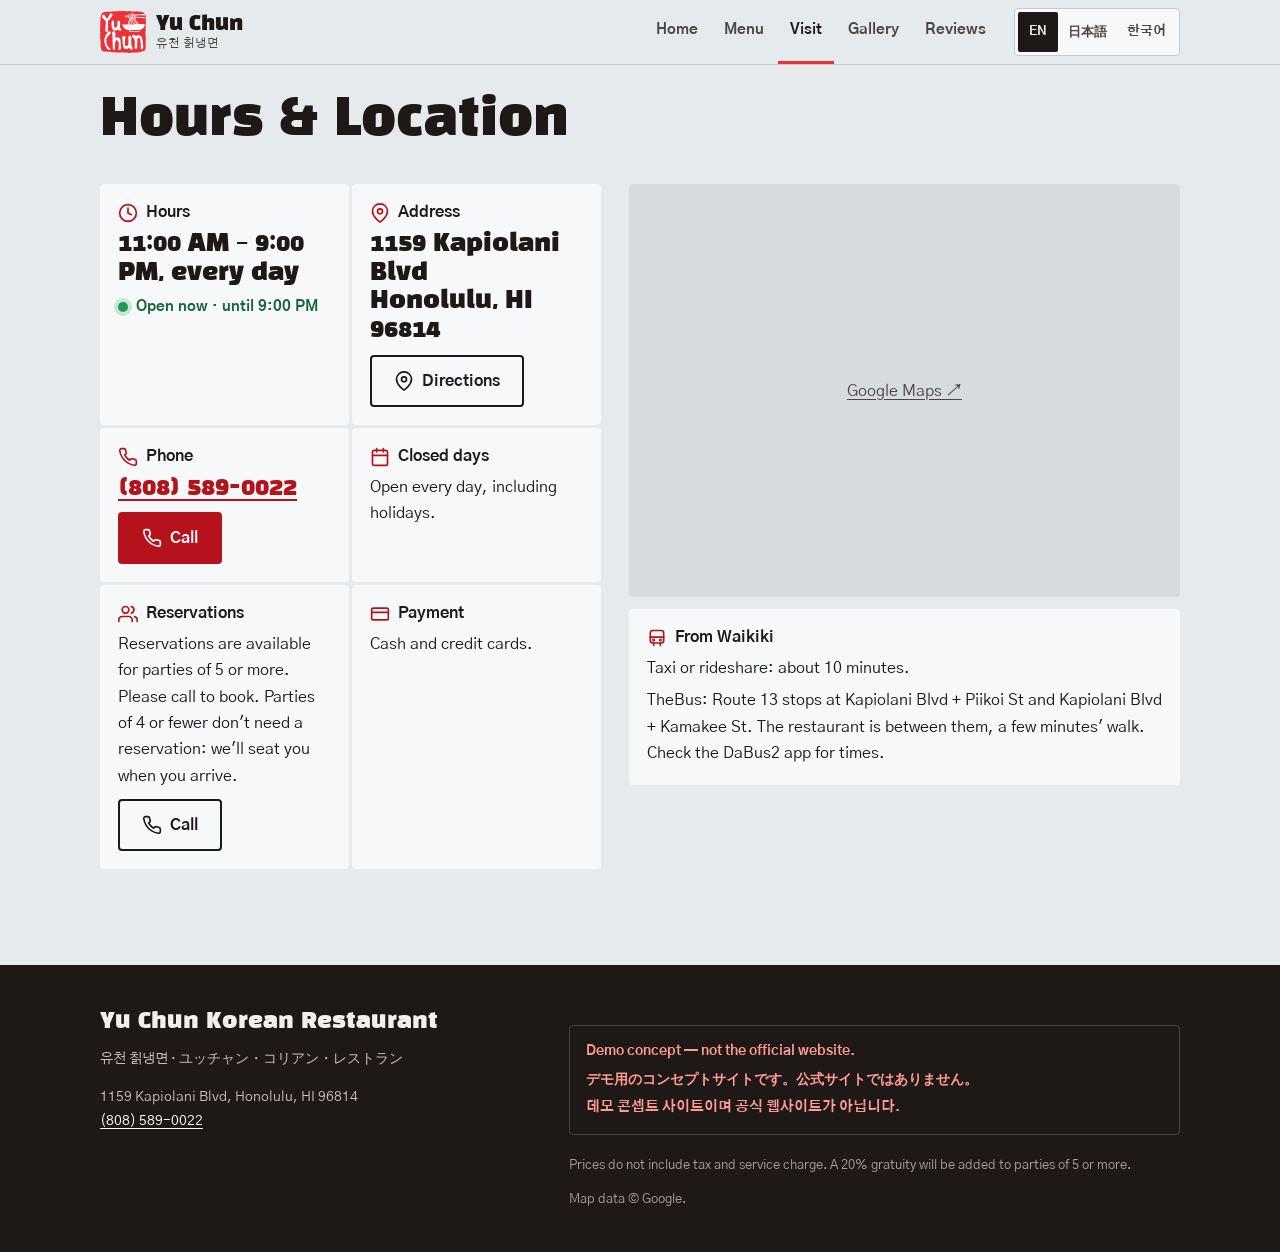
<file: visit.html>
<!doctype html>
<html lang="en">
<head>
<meta charset="utf-8">
<meta name="viewport" content="width=device-width, initial-scale=1, viewport-fit=cover">
<meta name="robots" content="noindex, nofollow">
<title data-i18n="meta.visitTitle">Hours & Location · Yu Chun Korean Restaurant</title>
<meta name="description" content="Hours, map and directions for Yu Chun Korean Restaurant, 1159 Kapiolani Blvd, Honolulu. About 10 minutes from Waikiki.">
<meta name="theme-color" content="#e6eaec">
<meta property="og:type" content="website">
<meta property="og:title" content="Yu Chun Korean Restaurant · 유천 칡냉면 · ユッチャン">
<meta property="og:description" content="Hours, map and directions for Yu Chun Korean Restaurant, 1159 Kapiolani Blvd, Honolulu. About 10 minutes from Waikiki.">
<meta property="og:image" content="https://usoagain-collab.github.io/yuchun-demo/assets/img/og-image.png">
<meta property="og:image:width" content="1200">
<meta property="og:image:height" content="630">
<meta name="twitter:card" content="summary_large_image">
<link rel="icon" href="assets/img/favicon.svg" type="image/svg+xml">
<script>try{var l=localStorage.getItem('yuchun-lang');if(l==='ja'||l==='ko'){document.documentElement.lang=l;document.documentElement.className+=' i18n-pending';}}catch(e){}</script>
<link rel="preconnect" href="https://fonts.googleapis.com">
<link rel="preconnect" href="https://fonts.gstatic.com" crossorigin>
<link rel="stylesheet" href="https://fonts.googleapis.com/css2?family=Black+Han+Sans&amp;family=Gothic+A1:wght@400;700;800&amp;display=swap" media="print" onload="this.media='all'">
<link rel="stylesheet" href="assets/css/style.css">
<script src="assets/js/site.js" defer></script>
</head>
<body>
<a class="skip" href="#main" data-i18n="a11y.skip">Skip to content</a>
<header class="site-header">
  <div class="wrap">
    <div class="header-row">
      <a class="brand" href="index.html">
        <span class="brand-mark"><img src="assets/img/logo.svg" alt="" width="46" height="42"></span>
        <span class="brand-text"><span class="brand-name">Yu Chun</span><span class="brand-sub" lang="ko">유천 칡냉면</span></span>
      </a>
      <div class="lang-switch" role="group" aria-label="Language / 言語 / 언어">
        <button type="button" data-lang="en" lang="en" aria-pressed="true">EN</button>
        <button type="button" data-lang="ja" lang="ja" aria-pressed="false">日本語</button>
        <button type="button" data-lang="ko" lang="ko" aria-pressed="false">한국어</button>
      </div>
    </div>
    <nav class="main-nav" aria-label="Main" data-i18n-aria="a11y.mainNav"><ul><li><a href="index.html" data-i18n="nav.home">Home</a></li><li><a href="menu.html" data-i18n="nav.menu">Menu</a></li><li><a href="visit.html" aria-current="page" data-i18n="nav.visit">Visit</a></li><li><a href="gallery.html" data-i18n="nav.gallery">Gallery</a></li><li><a href="reviews.html" data-i18n="nav.reviews">Reviews</a></li></ul></nav>
  </div>
</header>
<main id="main">
<div class="wrap" style="padding:28px 20px 0">
    <h1 data-i18n="visit.title">Hours & Location</h1>
  </div>
  <section class="section" style="padding-top:12px">
    <div class="wrap visit-grid">
      <div class="info-grid">
        <div class="card info"><h2 class="h3"><svg viewBox="0 0 24 24" fill="none" stroke="currentColor" stroke-width="2" stroke-linecap="round" aria-hidden="true"><circle cx="12" cy="12" r="10"/><path d="M12 6v6l4 2"/></svg><span data-i18n="visit.hours">Hours</span></h2><p class="big" data-i18n="visit.hoursText">11:00 AM – 9:00 PM, every day</p><p class="open-status" data-open-status>&nbsp;</p></div>
        <div class="card info"><h2 class="h3"><svg viewBox="0 0 24 24" fill="none" stroke="currentColor" stroke-width="2" stroke-linecap="round" stroke-linejoin="round" aria-hidden="true"><path d="M21 10c0 7-9 13-9 13s-9-6-9-13a9 9 0 0 1 18 0z"/><circle cx="12" cy="10" r="3"/></svg><span data-i18n="visit.address">Address</span></h2><p class="big">1159 Kapiolani Blvd<br>Honolulu, HI 96814</p><p style="margin-top:10px"><a class="btn btn-outline" href="https://www.google.com/maps/dir/?api=1&amp;destination=Yu+Chun+Korean+Restaurant%2C+1159+Kapiolani+Blvd%2C+Honolulu%2C+HI+96814" target="_blank" rel="noopener"><svg viewBox="0 0 24 24" fill="none" stroke="currentColor" stroke-width="2" stroke-linecap="round" stroke-linejoin="round" aria-hidden="true"><path d="M21 10c0 7-9 13-9 13s-9-6-9-13a9 9 0 0 1 18 0z"/><circle cx="12" cy="10" r="3"/></svg><span data-i18n="cta.directions">Directions</span></a></p></div>
        <div class="card info"><h2 class="h3"><svg viewBox="0 0 24 24" fill="none" stroke="currentColor" stroke-width="2" stroke-linecap="round" stroke-linejoin="round" aria-hidden="true"><path d="M22 16.9v3a2 2 0 0 1-2.2 2 19.8 19.8 0 0 1-8.6-3.1 19.5 19.5 0 0 1-6-6A19.8 19.8 0 0 1 2.1 4.2 2 2 0 0 1 4.1 2h3a2 2 0 0 1 2 1.7c.1.9.4 1.8.7 2.7a2 2 0 0 1-.5 2.1L8 9.8a16 16 0 0 0 6 6l1.3-1.3a2 2 0 0 1 2.1-.5c.9.3 1.8.6 2.7.7a2 2 0 0 1 1.7 2z"/></svg><span data-i18n="visit.phone">Phone</span></h2><p class="big"><a href="tel:+18085890022">(808) 589-0022</a></p><p style="margin-top:10px"><a class="btn btn-primary" href="tel:+18085890022"><svg viewBox="0 0 24 24" fill="none" stroke="currentColor" stroke-width="2" stroke-linecap="round" stroke-linejoin="round" aria-hidden="true"><path d="M22 16.9v3a2 2 0 0 1-2.2 2 19.8 19.8 0 0 1-8.6-3.1 19.5 19.5 0 0 1-6-6A19.8 19.8 0 0 1 2.1 4.2 2 2 0 0 1 4.1 2h3a2 2 0 0 1 2 1.7c.1.9.4 1.8.7 2.7a2 2 0 0 1-.5 2.1L8 9.8a16 16 0 0 0 6 6l1.3-1.3a2 2 0 0 1 2.1-.5c.9.3 1.8.6 2.7.7a2 2 0 0 1 1.7 2z"/></svg><span data-i18n="cta.call">Call</span></a></p></div>
        <div class="card info"><h2 class="h3"><svg viewBox="0 0 24 24" fill="none" stroke="currentColor" stroke-width="2" stroke-linecap="round" aria-hidden="true"><rect x="3" y="4" width="18" height="18" rx="2"/><path d="M16 2v4M8 2v4M3 10h18"/></svg><span data-i18n="visit.closed">Closed days</span></h2><p data-i18n="visit.closedText">Open every day, including holidays.</p></div>
        <div class="card info"><h2 class="h3"><svg viewBox="0 0 24 24" fill="none" stroke="currentColor" stroke-width="2" stroke-linecap="round" aria-hidden="true"><path d="M17 21v-2a4 4 0 0 0-4-4H5a4 4 0 0 0-4 4v2"/><circle cx="9" cy="7" r="4"/><path d="M23 21v-2a4 4 0 0 0-3-3.9M16 3.1a4 4 0 0 1 0 7.8"/></svg><span data-i18n="visit.reservations">Reservations</span></h2><p data-i18n="visit.reservationsText">Reservations are available for parties of 5 or more. Please call to book. Parties of 4 or fewer don't need a reservation: we'll seat you when you arrive.</p><p style="margin-top:10px"><a class="btn btn-outline" href="tel:+18085890022"><svg viewBox="0 0 24 24" fill="none" stroke="currentColor" stroke-width="2" stroke-linecap="round" stroke-linejoin="round" aria-hidden="true"><path d="M22 16.9v3a2 2 0 0 1-2.2 2 19.8 19.8 0 0 1-8.6-3.1 19.5 19.5 0 0 1-6-6A19.8 19.8 0 0 1 2.1 4.2 2 2 0 0 1 4.1 2h3a2 2 0 0 1 2 1.7c.1.9.4 1.8.7 2.7a2 2 0 0 1-.5 2.1L8 9.8a16 16 0 0 0 6 6l1.3-1.3a2 2 0 0 1 2.1-.5c.9.3 1.8.6 2.7.7a2 2 0 0 1 1.7 2z"/></svg><span data-i18n="cta.call">Call</span></a></p></div>
        <div class="card info"><h2 class="h3"><svg viewBox="0 0 24 24" fill="none" stroke="currentColor" stroke-width="2" stroke-linecap="round" aria-hidden="true"><rect x="2" y="5" width="20" height="14" rx="2"/><path d="M2 10h20"/></svg><span data-i18n="visit.payment">Payment</span></h2><p data-i18n="visit.paymentText">Cash and credit cards.</p></div>
      </div>
      <div>
        <div class="map-frame"><a class="map-fallback" href="https://www.google.com/maps/search/?api=1&amp;query=Yu+Chun+Korean+Restaurant%2C+1159+Kapiolani+Blvd%2C+Honolulu%2C+HI+96814" target="_blank" rel="noopener">Google Maps ↗</a><iframe src="https://www.google.com/maps?q=Yu+Chun+Korean+Restaurant%2C+1159+Kapiolani+Blvd%2C+Honolulu%2C+HI+96814&amp;output=embed" title="Map showing Yu Chun Korean Restaurant at 1159 Kapiolani Blvd" data-i18n-title="visit.mapTitle" loading="lazy" referrerpolicy="no-referrer-when-downgrade" allowfullscreen></iframe></div>
        <div class="card info" style="margin-top:12px">
          <h2 class="h3"><svg viewBox="0 0 24 24" fill="none" stroke="currentColor" stroke-width="2" stroke-linecap="round" aria-hidden="true"><rect x="4" y="3" width="16" height="15" rx="3"/><path d="M4 11h16M8 21v-3M16 21v-3"/><circle cx="8" cy="14.5" r=".8"/><circle cx="16" cy="14.5" r=".8"/></svg><span data-i18n="visit.waikikiTitle">From Waikiki</span></h2>
          <p data-i18n="visit.waikikiTaxi">Taxi or rideshare: about 10 minutes.</p>
          <p style="margin-top:6px"><span data-i18n="visit.waikikiBus">TheBus: Route 13 stops at Kapiolani Blvd + Piikoi St and Kapiolani Blvd + Kamakee St. The restaurant is between them, a few minutes' walk. Check the DaBus2 app for times.</span></p>
        </div>
      </div>
    </div>
  </section>
</main>
<footer class="site-footer">
  <div class="wrap foot-grid">
    <div>
      <p class="foot-name">Yu Chun Korean Restaurant</p>
      <p><span lang="ko">유천 칡냉면</span> · <span lang="ja">ユッチャン・コリアン・レストラン</span></p>
      <p>1159 Kapiolani Blvd, Honolulu, HI 96814<br><a href="tel:+18085890022">(808) 589-0022</a></p>
    </div>
    <div>
      <div class="demo-note" role="note">
        <p lang="en"><strong>Demo concept — not the official website.</strong></p>
        <p lang="ja"><strong>デモ用のコンセプトサイトです。公式サイトではありません。</strong></p>
        <p lang="ko"><strong>데모 콘셉트 사이트이며 공식 웹사이트가 아닙니다.</strong></p>
      </div>
      <p class="foot-small" data-i18n="footer.prices">Prices do not include tax and service charge. A 20% gratuity will be added to parties of 5 or more.</p>
      <p class="foot-small"><span data-i18n="footer.credits">Map data © Google.</span> <span id="photo-credits"></span></p>
    </div>
  </div>
</footer>
<nav class="action-bar" aria-label="Quick actions" data-i18n-aria="a11y.quickActions">
  <a class="primary" href="tel:+18085890022"><svg viewBox="0 0 24 24" fill="none" stroke="currentColor" stroke-width="2" stroke-linecap="round" stroke-linejoin="round" aria-hidden="true"><path d="M22 16.9v3a2 2 0 0 1-2.2 2 19.8 19.8 0 0 1-8.6-3.1 19.5 19.5 0 0 1-6-6A19.8 19.8 0 0 1 2.1 4.2 2 2 0 0 1 4.1 2h3a2 2 0 0 1 2 1.7c.1.9.4 1.8.7 2.7a2 2 0 0 1-.5 2.1L8 9.8a16 16 0 0 0 6 6l1.3-1.3a2 2 0 0 1 2.1-.5c.9.3 1.8.6 2.7.7a2 2 0 0 1 1.7 2z"/></svg><span data-i18n="cta.call">Call</span></a>
  <a href="https://www.google.com/maps/dir/?api=1&amp;destination=Yu+Chun+Korean+Restaurant%2C+1159+Kapiolani+Blvd%2C+Honolulu%2C+HI+96814" target="_blank" rel="noopener"><svg viewBox="0 0 24 24" fill="none" stroke="currentColor" stroke-width="2" stroke-linecap="round" stroke-linejoin="round" aria-hidden="true"><path d="M21 10c0 7-9 13-9 13s-9-6-9-13a9 9 0 0 1 18 0z"/><circle cx="12" cy="10" r="3"/></svg><span data-i18n="cta.directions">Directions</span></a>
  <a href="menu.html"><svg viewBox="0 0 24 24" fill="none" stroke="currentColor" stroke-width="2" stroke-linecap="round" stroke-linejoin="round" aria-hidden="true"><path d="M4 19.5A2.5 2.5 0 0 1 6.5 17H20V3H6.5A2.5 2.5 0 0 0 4 5.5z"/><path d="M8 7h8M8 11h6"/></svg><span data-i18n="cta.menu">Menu</span></a>
</nav>
</body>
</html>
</file>
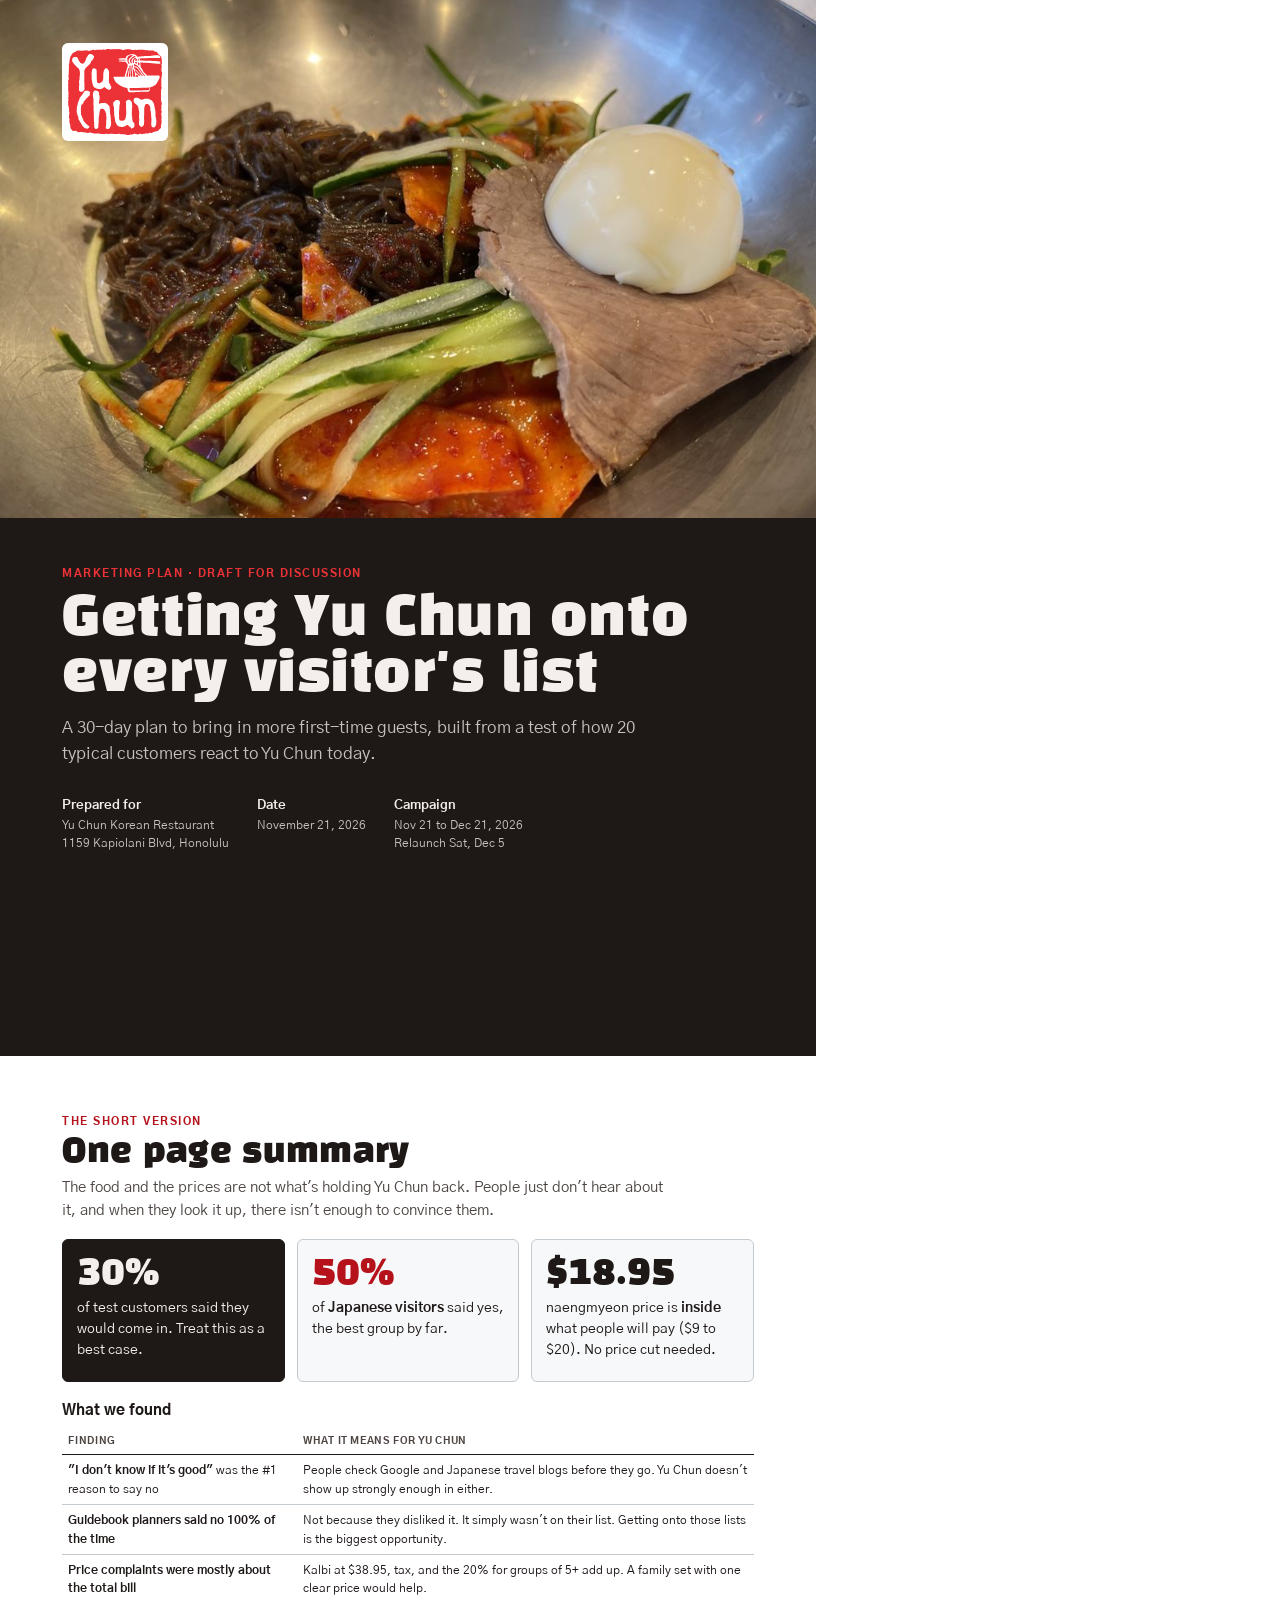
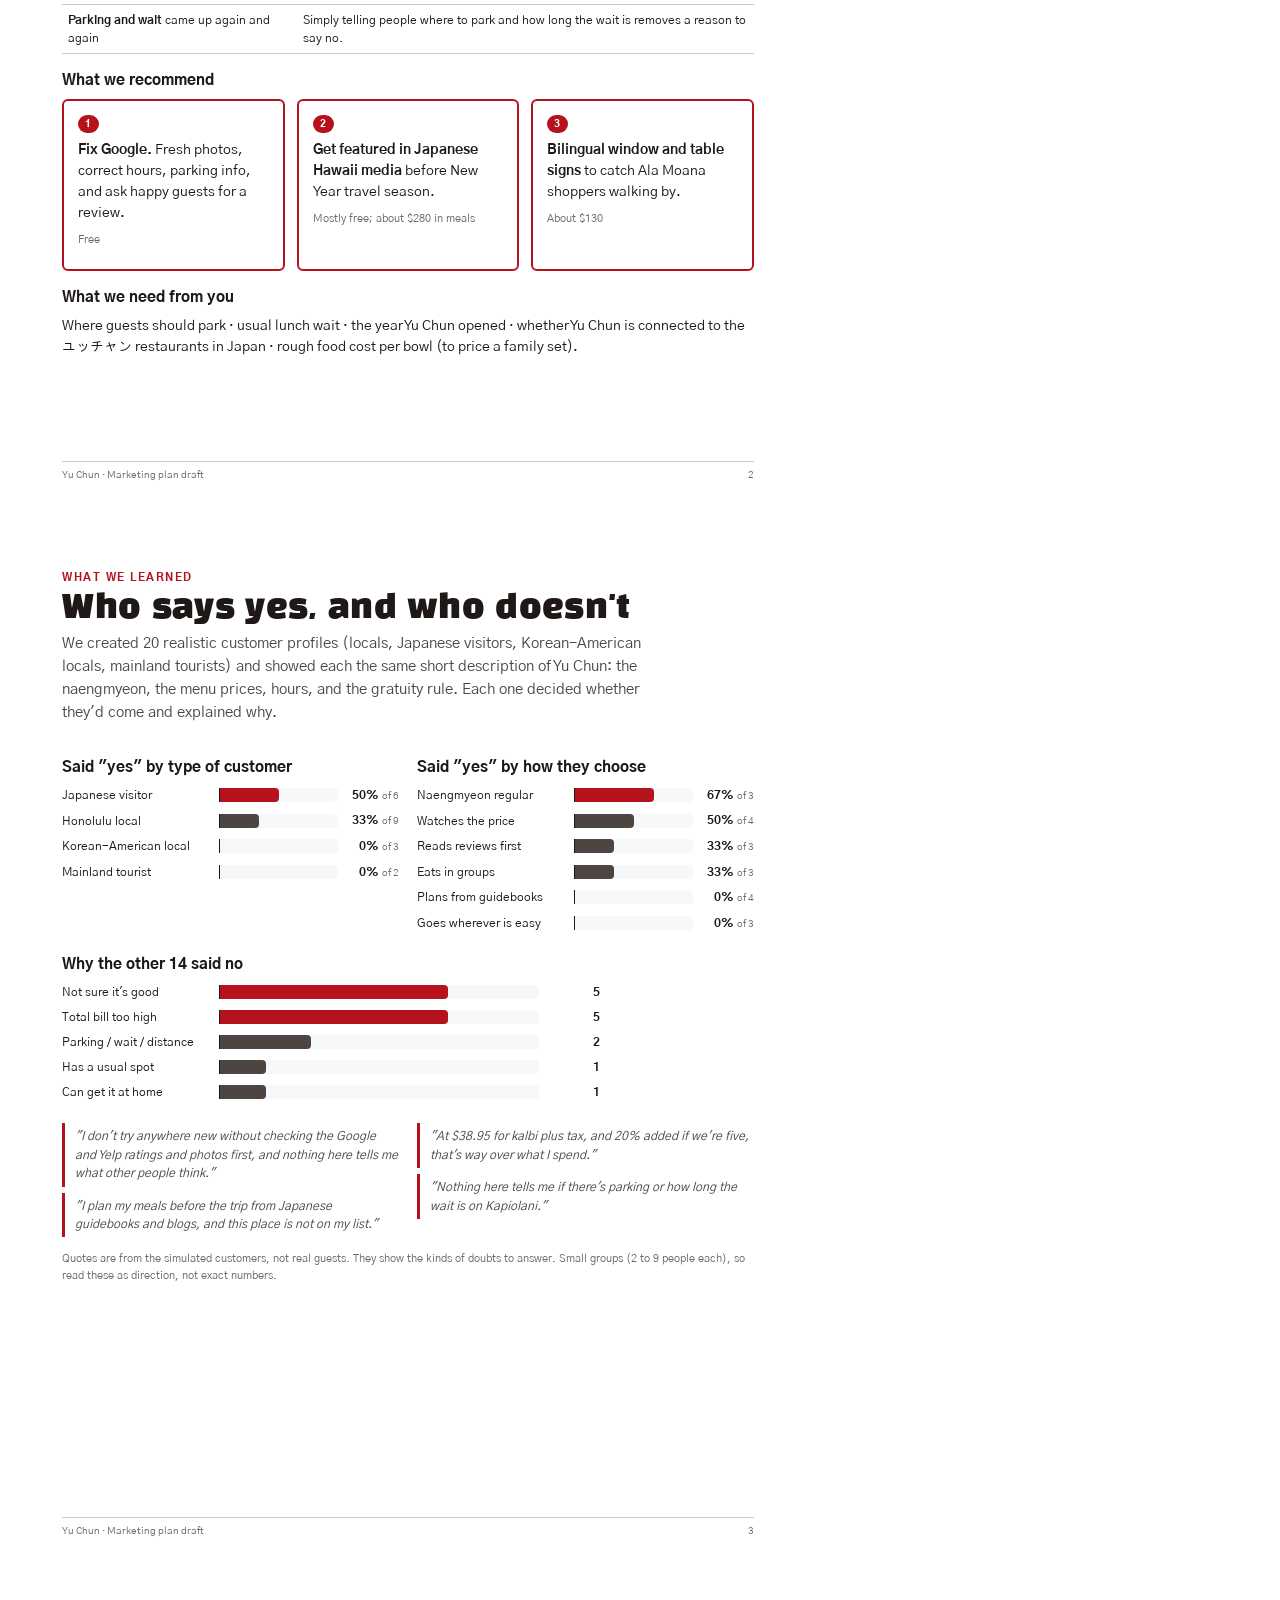
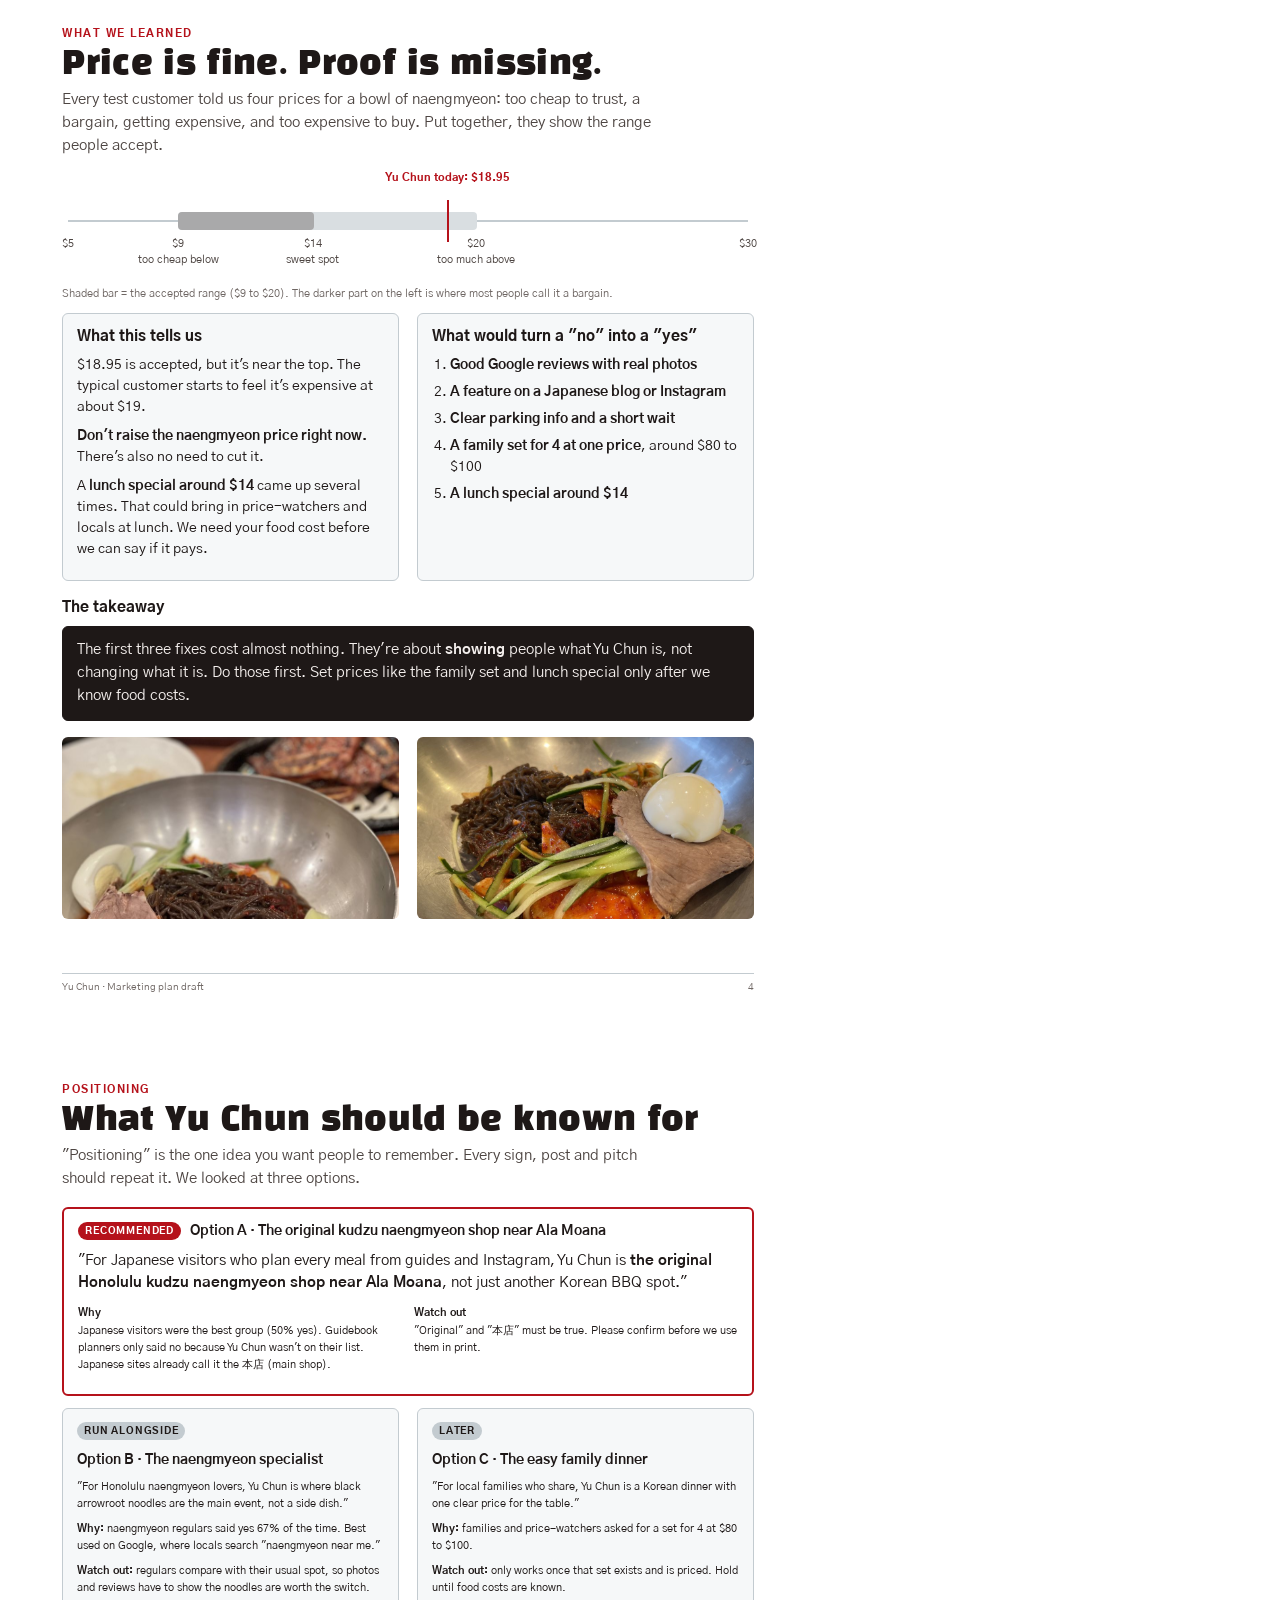
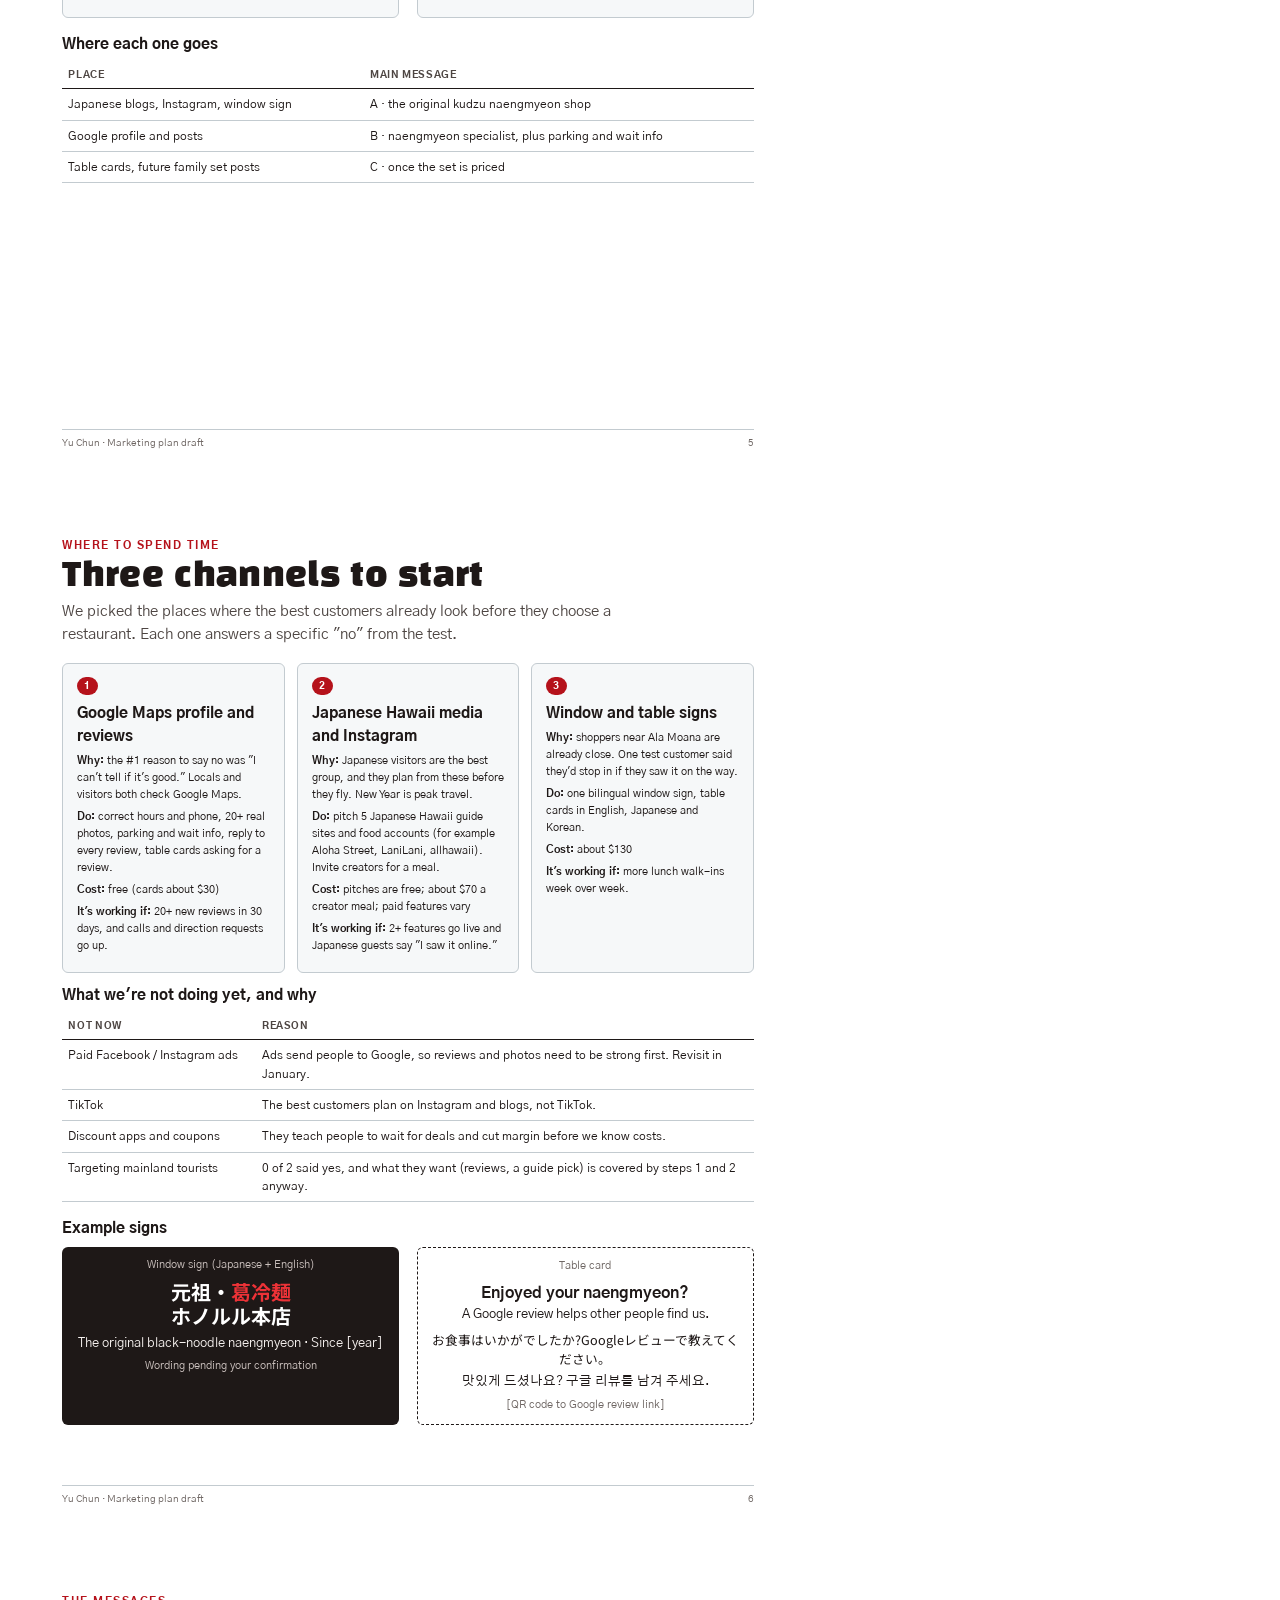
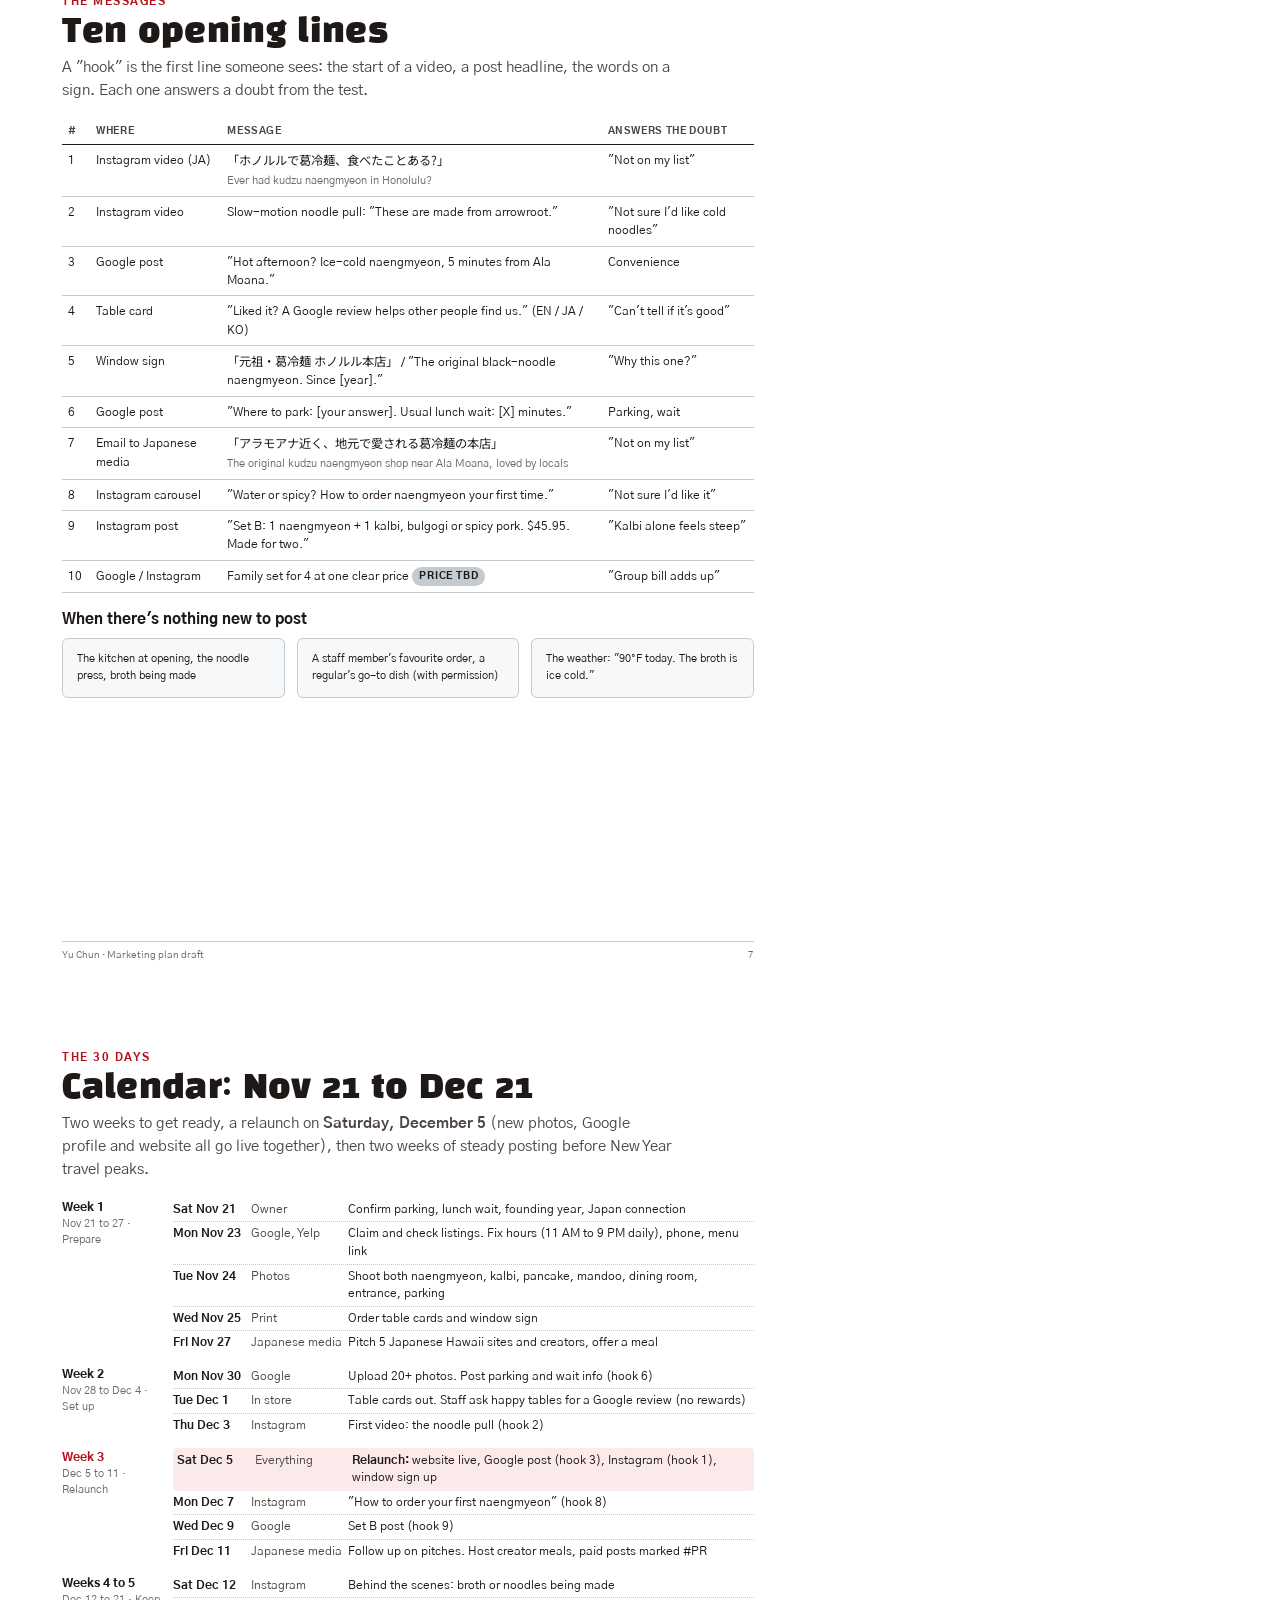
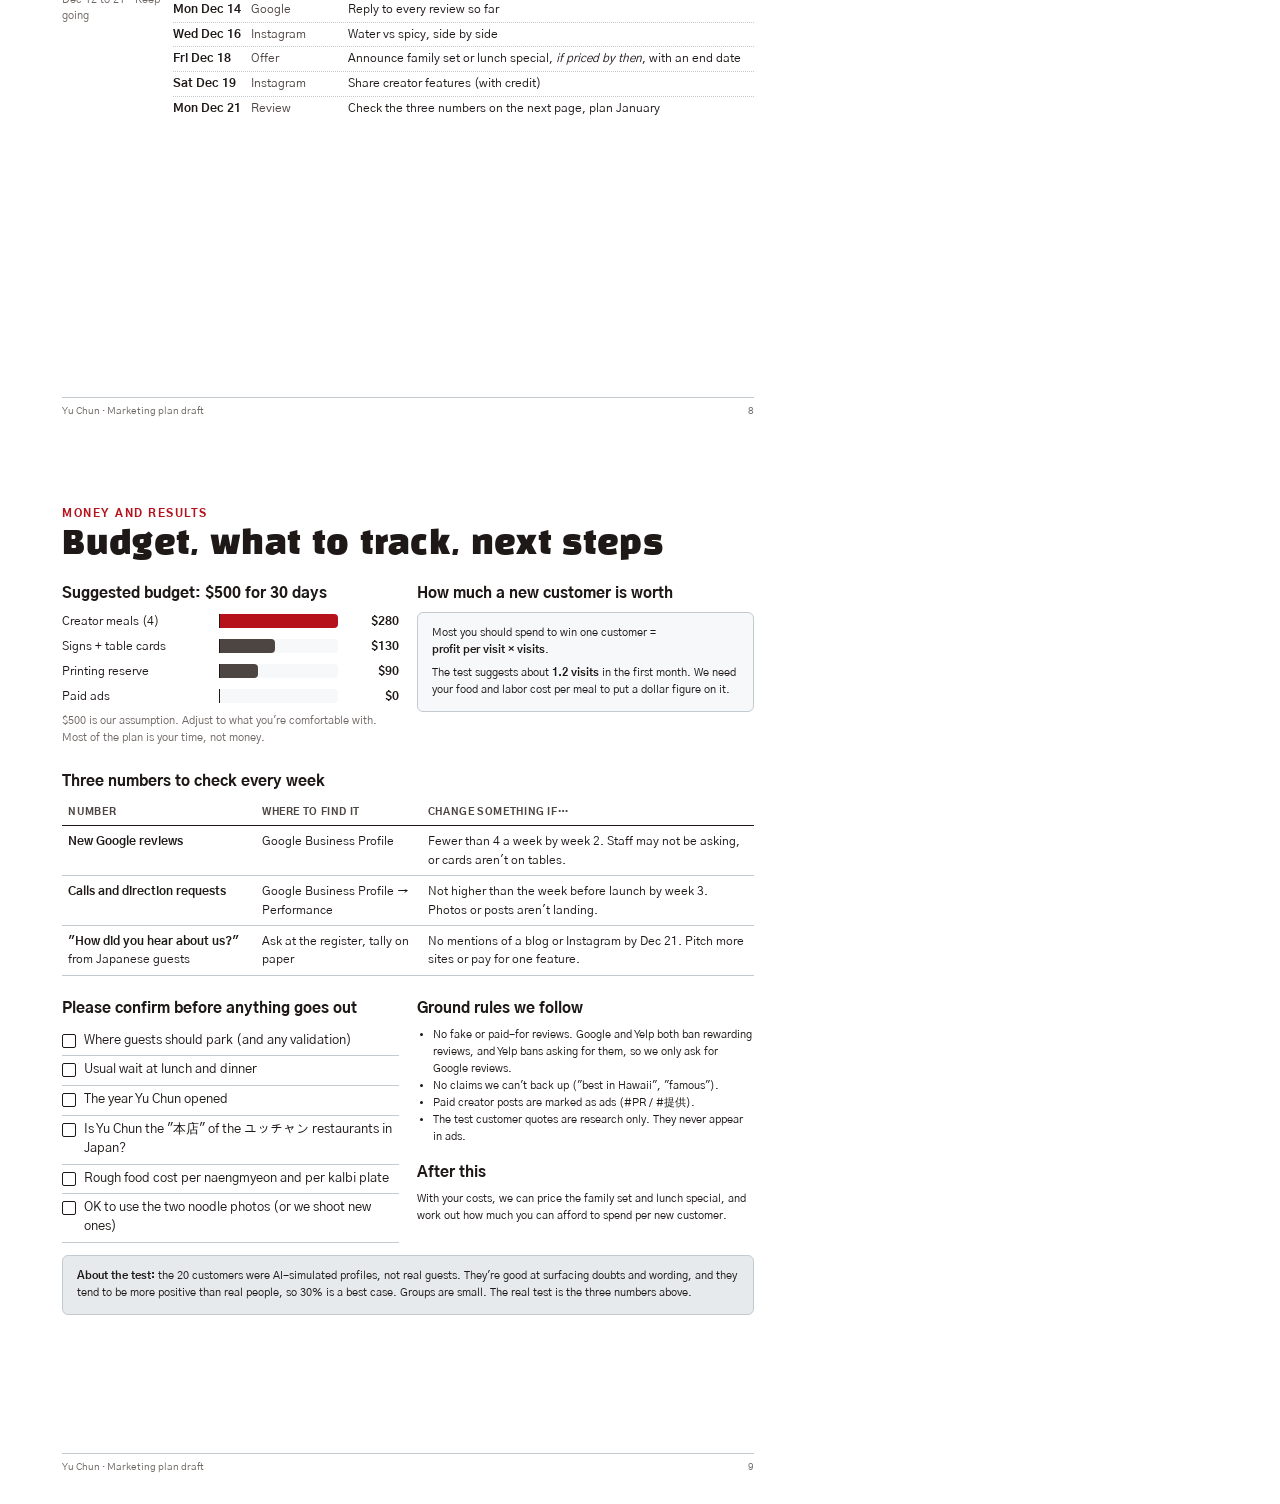
<file: founder/report/marketing-plan.html>
<!doctype html>
<html lang="en">
<head>
<meta charset="utf-8">
<title>Yu Chun Marketing Plan</title>
<link href="https://fonts.googleapis.com/css2?family=Black+Han+Sans&family=Gothic+A1:wght@400;600;700;800&family=Noto+Sans+JP:wght@400;700&display=swap" rel="stylesheet">
<style>
:root{
  --steel:#e6eaec; --frost:#f6f8f9; --rule:#c3cbd0;
  --chik:#1e1817; --soft:#4d4542; --muted:#6f6764;
  --on-chik:#f4efed; --on-chik-soft:#c9bfbc;
  --stamp:#ed3237; --gochu:#b5121b; --bar:#4d4542;
}
@page{ size: Letter; margin: 0; }
*{box-sizing:border-box}
html,body{margin:0;padding:0}
body{font-family:"Gothic A1",system-ui,sans-serif;color:var(--chik);background:#fff;font-size:10.5pt;line-height:1.5}
.ja{font-family:"Noto Sans JP","IPAGothic",sans-serif}
.page{width:8.5in;height:11in;padding:.6in .65in .55in;position:relative;overflow:hidden;page-break-after:always;background:#fff}
.page:last-child{page-break-after:auto}
.foot{position:absolute;left:.65in;right:.65in;bottom:.3in;display:flex;justify-content:space-between;font-size:7.5pt;color:var(--muted);border-top:1px solid var(--rule);padding-top:6px}
h1,h2,.display{font-family:"Black Han Sans","Gothic A1",sans-serif;font-weight:400;letter-spacing:.01em;margin:0}
h2{font-size:24pt;line-height:1.1;margin-bottom:4px}
h3{font-size:11.5pt;margin:16px 0 6px;font-weight:800}
.kicker{font-size:8pt;font-weight:800;letter-spacing:.14em;text-transform:uppercase;color:var(--gochu);margin-bottom:6px}
.lede{font-size:11.5pt;color:var(--soft);margin:6px 0 16px;max-width:6.4in}
p{margin:0 0 8px}
.muted{color:var(--muted)}
.small{font-size:8.5pt}
table{border-collapse:collapse;width:100%;font-size:9.2pt}
th{text-align:left;font-weight:800;font-size:7.8pt;letter-spacing:.06em;text-transform:uppercase;color:var(--soft);border-bottom:1.5px solid var(--chik);padding:5px 6px}
td{border-bottom:1px solid var(--rule);padding:6px;vertical-align:top}
.grid2{display:grid;grid-template-columns:1fr 1fr;gap:18px}
.grid3{display:grid;grid-template-columns:1fr 1fr 1fr;gap:12px}
.card{background:var(--frost);border:1px solid var(--rule);border-radius:6px;padding:12px 14px}
.card.dark{background:var(--chik);color:var(--on-chik);border-color:var(--chik)}
.card.dark .muted{color:var(--on-chik-soft)}
.card.rec{border:2px solid var(--gochu);background:#fff}
.tag{display:inline-block;font-size:7.2pt;font-weight:800;letter-spacing:.08em;text-transform:uppercase;padding:2px 7px;border-radius:10px;background:var(--gochu);color:#fff;vertical-align:middle}
.tag.grey{background:var(--rule);color:var(--chik)}
.num{font-family:"Black Han Sans",sans-serif;font-size:30pt;line-height:1}
/* bars */
.bars{display:flex;flex-direction:column;gap:7px}
.bar-row{display:grid;grid-template-columns:1.55in 1fr .55in;align-items:center;gap:8px;font-size:9pt}
.track{height:14px;background:var(--frost);border-radius:0 4px 4px 0;position:relative;border-left:1.5px solid var(--chik)}
.fill{height:100%;background:var(--bar);border-radius:0 4px 4px 0}
.fill.hi{background:var(--gochu)}
.bar-val{font-weight:700;text-align:right}
.bar-n{font-weight:400;color:var(--muted);font-size:7.8pt}
.quote{border-left:3px solid var(--gochu);padding:4px 0 4px 10px;margin:6px 0;font-size:9.2pt;color:var(--soft);font-style:italic}
/* price strip */
.strip{position:relative;height:76px;margin:28px 6px 8px}
.strip .axis{position:absolute;left:0;right:0;top:34px;height:2px;background:var(--rule)}
.strip .ok{position:absolute;top:26px;height:18px;background:#d9dee1;border-radius:4px}
.strip .sweet{position:absolute;top:26px;height:18px;background:var(--bar);border-radius:4px}
.strip .mark{position:absolute;top:14px;width:2px;height:42px;background:var(--gochu)}
.strip .mlabel{position:absolute;top:-16px;transform:translateX(-50%);font-size:8.2pt;font-weight:800;color:var(--gochu);white-space:nowrap}
.strip .tick{position:absolute;top:50px;transform:translateX(-50%);font-size:8pt;color:var(--soft);text-align:center;white-space:nowrap}
/* timeline */
.tl{position:relative;margin:8px 0 0}
.wk{display:grid;grid-template-columns:1.05in 1fr;gap:10px;margin-bottom:10px}
.wk-h{font-weight:800;font-size:9pt}
.wk-h span{display:block;font-weight:400;color:var(--muted);font-size:8pt}
.ev{display:grid;grid-template-columns:.75in .95in 1fr;gap:6px;font-size:8.8pt;padding:3px 0;border-bottom:1px dotted var(--rule)}
.ev:last-child{border-bottom:0}
.ev .d{font-weight:700}
.ev .c{color:var(--soft)}
.ev.launch{background:#fbeaea;border-radius:4px;padding:4px;border-bottom:0}
.chk{list-style:none;padding:0;margin:0}
.chk li{padding:5px 0 5px 22px;position:relative;border-bottom:1px solid var(--rule);font-size:9.4pt}
.chk li:before{content:"";position:absolute;left:0;top:7px;width:12px;height:12px;border:1.5px solid var(--chik);border-radius:2px}
ol.steps{padding-left:18px;margin:0}
ol.steps li{margin-bottom:6px}
/* cover */
.cover{padding:0;background:var(--chik);color:var(--on-chik)}
.cover .hero{height:5.4in;background:url(../../assets/img/naengmyeon-spicy.jpg) center/cover}
.cover .body{padding:.5in .65in}
.cover h1{font-size:40pt;line-height:1.05;margin:10px 0 12px}
.cover .sub{font-size:13pt;color:var(--on-chik-soft);max-width:6in}
.cover .meta{margin-top:28px;font-size:9pt;color:var(--on-chik-soft);display:flex;gap:28px}
.cover .meta b{display:block;color:var(--on-chik);font-size:10pt}
.cover .logo{position:absolute;top:.45in;left:.65in;width:1.1in;background:#fff;border-radius:6px;padding:6px}
/* sign mock */
.sign{background:var(--chik);color:var(--on-chik);border-radius:6px;padding:10px 12px;text-align:center}
.sign .big{font-family:"Noto Sans JP",sans-serif;font-weight:700;font-size:15pt;line-height:1.2;color:#fff}
.sign .red{color:var(--stamp)}
.tablecard{background:#fff;border:1.5px dashed var(--chik);border-radius:6px;padding:10px;text-align:center;font-size:9.5pt}
.ch .card h3{margin:6px 0 4px}.ch .card p{margin-bottom:5px}
.photo{border-radius:6px;background:center/cover;height:1.9in}
</style>
</head>
<body>

<!-- 1 COVER -->
<section class="page cover">
  <div class="hero"></div>
  <img class="logo" src="../../assets/img/logo.svg" alt="Yu Chun logo">
  <div class="body">
    <div class="kicker" style="color:var(--stamp)">Marketing plan · Draft for discussion</div>
    <h1>Getting Yu Chun onto<br>every visitor's list</h1>
    <p class="sub">A 30-day plan to bring in more first-time guests, built from a test of how 20 typical customers react to Yu Chun today.</p>
    <div class="meta">
      <div><b>Prepared for</b>Yu Chun Korean Restaurant<br>1159 Kapiolani Blvd, Honolulu</div>
      <div><b>Date</b>November 21, 2026</div>
      <div><b>Campaign</b>Nov 21 to Dec 21, 2026<br>Relaunch Sat, Dec 5</div>
    </div>
  </div>
</section>

<!-- 2 SUMMARY -->
<section class="page">
  <div class="kicker">The short version</div>
  <h2>One page summary</h2>
  <p class="lede">The food and the prices are not what's holding Yu Chun back. People just don't hear about it, and when they look it up, there isn't enough to convince them.</p>

  <div class="grid3" style="margin-bottom:18px">
    <div class="card dark"><div class="num">30%</div><p style="margin-top:6px">of test customers said they would come in. Treat this as a best case.</p></div>
    <div class="card"><div class="num" style="color:var(--gochu)">50%</div><p style="margin-top:6px">of <b>Japanese visitors</b> said yes, the best group by far.</p></div>
    <div class="card"><div class="num">$18.95</div><p style="margin-top:6px">naengmyeon price is <b>inside</b> what people will pay ($9 to $20). No price cut needed.</p></div>
  </div>

  <h3>What we found</h3>
  <table>
    <tr><th style="width:34%">Finding</th><th>What it means for Yu Chun</th></tr>
    <tr><td><b>"I don't know if it's good"</b> was the #1 reason to say no</td><td>People check Google and Japanese travel blogs before they go. Yu Chun doesn't show up strongly enough in either.</td></tr>
    <tr><td><b>Guidebook planners said no 100% of the time</b></td><td>Not because they disliked it. It simply wasn't on their list. Getting onto those lists is the biggest opportunity.</td></tr>
    <tr><td><b>Price complaints were mostly about the total bill</b></td><td>Kalbi at $38.95, tax, and the 20% for groups of 5+ add up. A family set with one clear price would help.</td></tr>
    <tr><td><b>Parking and wait</b> came up again and again</td><td>Simply telling people where to park and how long the wait is removes a reason to say no.</td></tr>
  </table>

  <h3>What we recommend</h3>
  <div class="grid3">
    <div class="card rec"><span class="tag">1</span><p style="margin-top:6px"><b>Fix Google.</b> Fresh photos, correct hours, parking info, and ask happy guests for a review.</p><p class="small muted">Free</p></div>
    <div class="card rec"><span class="tag">2</span><p style="margin-top:6px"><b>Get featured in Japanese Hawaii media</b> before New Year travel season.</p><p class="small muted">Mostly free; about $280 in meals</p></div>
    <div class="card rec"><span class="tag">3</span><p style="margin-top:6px"><b>Bilingual window and table signs</b> to catch Ala Moana shoppers walking by.</p><p class="small muted">About $130</p></div>
  </div>

  <h3>What we need from you</h3>
  <p>Where guests should park · usual lunch wait · the year Yu Chun opened · whether Yu Chun is connected to the ユッチャン restaurants in Japan · rough food cost per bowl (to price a family set).</p>
  <div class="foot"><span>Yu Chun · Marketing plan draft</span><span>2</span></div>
</section>

<!-- 3 THE TEST -->
<section class="page">
  <div class="kicker">What we learned</div>
  <h2>Who says yes, and who doesn't</h2>
  <p class="lede">We created 20 realistic customer profiles (locals, Japanese visitors, Korean-American locals, mainland tourists) and showed each the same short description of Yu Chun: the naengmyeon, the menu prices, hours, and the gratuity rule. Each one decided whether they'd come and explained why.</p>

  <div class="grid2">
    <div>
      <h3>Said "yes" by type of customer</h3>
      <div class="bars">
        <div class="bar-row"><span>Japanese visitor</span><div class="track"><div class="fill hi" style="width:50%"></div></div><span class="bar-val">50% <span class="bar-n">of 6</span></span></div>
        <div class="bar-row"><span>Honolulu local</span><div class="track"><div class="fill" style="width:33%"></div></div><span class="bar-val">33% <span class="bar-n">of 9</span></span></div>
        <div class="bar-row"><span>Korean-American local</span><div class="track"><div class="fill" style="width:0%"></div></div><span class="bar-val">0% <span class="bar-n">of 3</span></span></div>
        <div class="bar-row"><span>Mainland tourist</span><div class="track"><div class="fill" style="width:0%"></div></div><span class="bar-val">0% <span class="bar-n">of 2</span></span></div>
      </div>
    </div>
    <div>
      <h3>Said "yes" by how they choose</h3>
      <div class="bars">
        <div class="bar-row"><span>Naengmyeon regular</span><div class="track"><div class="fill hi" style="width:67%"></div></div><span class="bar-val">67% <span class="bar-n">of 3</span></span></div>
        <div class="bar-row"><span>Watches the price</span><div class="track"><div class="fill" style="width:50%"></div></div><span class="bar-val">50% <span class="bar-n">of 4</span></span></div>
        <div class="bar-row"><span>Reads reviews first</span><div class="track"><div class="fill" style="width:33%"></div></div><span class="bar-val">33% <span class="bar-n">of 3</span></span></div>
        <div class="bar-row"><span>Eats in groups</span><div class="track"><div class="fill" style="width:33%"></div></div><span class="bar-val">33% <span class="bar-n">of 3</span></span></div>
        <div class="bar-row"><span>Plans from guidebooks</span><div class="track"><div class="fill" style="width:0%"></div></div><span class="bar-val">0% <span class="bar-n">of 4</span></span></div>
        <div class="bar-row"><span>Goes wherever is easy</span><div class="track"><div class="fill" style="width:0%"></div></div><span class="bar-val">0% <span class="bar-n">of 3</span></span></div>
      </div>
    </div>
  </div>

  <h3 style="margin-top:22px">Why the other 14 said no</h3>
  <div class="bars" style="max-width:5.6in">
    <div class="bar-row"><span>Not sure it's good</span><div class="track"><div class="fill hi" style="width:71.4%"></div></div><span class="bar-val">5</span></div>
    <div class="bar-row"><span>Total bill too high</span><div class="track"><div class="fill hi" style="width:71.4%"></div></div><span class="bar-val">5</span></div>
    <div class="bar-row"><span>Parking / wait / distance</span><div class="track"><div class="fill" style="width:28.6%"></div></div><span class="bar-val">2</span></div>
    <div class="bar-row"><span>Has a usual spot</span><div class="track"><div class="fill" style="width:14.3%"></div></div><span class="bar-val">1</span></div>
    <div class="bar-row"><span>Can get it at home</span><div class="track"><div class="fill" style="width:14.3%"></div></div><span class="bar-val">1</span></div>
  </div>

  <div class="grid2" style="margin-top:16px">
    <div>
      <div class="quote">"I don't try anywhere new without checking the Google and Yelp ratings and photos first, and nothing here tells me what other people think."</div>
      <div class="quote">"I plan my meals before the trip from Japanese guidebooks and blogs, and this place is not on my list."</div>
    </div>
    <div>
      <div class="quote">"At $38.95 for kalbi plus tax, and 20% added if we're five, that's way over what I spend."</div>
      <div class="quote">"Nothing here tells me if there's parking or how long the wait is on Kapiolani."</div>
    </div>
  </div>
  <p class="small muted" style="margin-top:8px">Quotes are from the simulated customers, not real guests. They show the kinds of doubts to answer. Small groups (2 to 9 people each), so read these as direction, not exact numbers.</p>
  <div class="foot"><span>Yu Chun · Marketing plan draft</span><span>3</span></div>
</section>

<!-- 4 PRICE + FLIP -->
<section class="page">
  <div class="kicker">What we learned</div>
  <h2>Price is fine. Proof is missing.</h2>
  <p class="lede">Every test customer told us four prices for a bowl of naengmyeon: too cheap to trust, a bargain, getting expensive, and too expensive to buy. Put together, they show the range people accept.</p>

  <div class="strip">
    <!-- scale $5 to $30 => left% = (p-5)/25*100 -->
    <div class="axis"></div>
    <div class="ok" style="left:16.2%;width:43.9%"></div>
    <div class="sweet" style="left:16.2%;width:19.9%;opacity:.35"></div>
    <div class="mark" style="left:55.8%"></div><div class="mlabel" style="left:55.8%">Yu Chun today: $18.95</div>
    <div class="tick" style="left:16.2%">$9<br>too cheap below</div>
    <div class="tick" style="left:36%">$14<br>sweet spot</div>
    <div class="tick" style="left:60%">$20<br>too much above</div>
    <div class="tick" style="left:0%">$5</div>
    <div class="tick" style="left:100%">$30</div>
  </div>
  <p class="small muted" style="margin-top:24px">Shaded bar = the accepted range ($9 to $20). The darker part on the left is where most people call it a bargain.</p>

  <div class="grid2" style="margin-top:10px">
    <div class="card"><h3 style="margin-top:0">What this tells us</h3>
      <p>$18.95 is accepted, but it's near the top. The typical customer starts to feel it's expensive at about $19.</p>
      <p><b>Don't raise the naengmyeon price right now.</b> There's also no need to cut it.</p>
      <p>A <b>lunch special around $14</b> came up several times. That could bring in price-watchers and locals at lunch. We need your food cost before we can say if it pays.</p></div>
    <div class="card"><h3 style="margin-top:0">What would turn a "no" into a "yes"</h3>
      <ol class="steps">
        <li><b>Good Google reviews with real photos</b></li>
        <li><b>A feature on a Japanese blog or Instagram</b></li>
        <li><b>Clear parking info and a short wait</b></li>
        <li><b>A family set for 4 at one price</b>, around $80 to $100</li>
        <li><b>A lunch special around $14</b></li>
      </ol></div>
  </div>

  <h3>The takeaway</h3>
  <div class="card dark"><p style="margin:0;font-size:11.5pt">The first three fixes cost almost nothing. They're about <b>showing</b> people what Yu Chun is, not changing what it is. Do those first. Set prices like the family set and lunch special only after we know food costs.</p></div>

  <div class="grid2" style="margin-top:16px">
    <div class="photo" style="background-image:url(../../assets/img/naengmyeon-kalbi.jpg)"></div>
    <div class="photo" style="background-image:url(../../assets/img/naengmyeon-spicy.jpg)"></div>
  </div>
  <div class="foot"><span>Yu Chun · Marketing plan draft</span><span>4</span></div>
</section>

<!-- 5 POSITIONING -->
<section class="page">
  <div class="kicker">Positioning</div>
  <h2>What Yu Chun should be known for</h2>
  <p class="lede">"Positioning" is the one idea you want people to remember. Every sign, post and pitch should repeat it. We looked at three options.</p>

  <div class="card rec" style="margin-bottom:12px">
    <span class="tag">Recommended</span> <b style="margin-left:6px">Option A · The original kudzu naengmyeon shop near Ala Moana</b>
    <p style="margin-top:8px;font-size:11pt">"For Japanese visitors who plan every meal from guides and Instagram, Yu Chun is <b>the original Honolulu kudzu naengmyeon shop near Ala Moana</b>, not just another Korean BBQ spot."</p>
    <div class="grid2" style="gap:12px">
      <div><b class="small">Why</b><p class="small">Japanese visitors were the best group (50% yes). Guidebook planners only said no because Yu Chun wasn't on their list. Japanese sites already call it the 本店 (main shop).</p></div>
      <div><b class="small">Watch out</b><p class="small">"Original" and "本店" must be true. Please confirm before we use them in print.</p></div>
    </div>
  </div>

  <div class="grid2">
    <div class="card"><span class="tag grey">Run alongside</span>
      <p style="margin-top:8px"><b>Option B · The naengmyeon specialist</b></p>
      <p class="small">"For Honolulu naengmyeon lovers, Yu Chun is where black arrowroot noodles are the main event, not a side dish."</p>
      <p class="small"><b>Why:</b> naengmyeon regulars said yes 67% of the time. Best used on Google, where locals search "naengmyeon near me."</p>
      <p class="small"><b>Watch out:</b> regulars compare with their usual spot, so photos and reviews have to show the noodles are worth the switch.</p></div>
    <div class="card"><span class="tag grey">Later</span>
      <p style="margin-top:8px"><b>Option C · The easy family dinner</b></p>
      <p class="small">"For local families who share, Yu Chun is a Korean dinner with one clear price for the table."</p>
      <p class="small"><b>Why:</b> families and price-watchers asked for a set for 4 at $80 to $100.</p>
      <p class="small"><b>Watch out:</b> only works once that set exists and is priced. Hold until food costs are known.</p></div>
  </div>

  <h3>Where each one goes</h3>
  <table>
    <tr><th>Place</th><th>Main message</th></tr>
    <tr><td>Japanese blogs, Instagram, window sign</td><td>A · the original kudzu naengmyeon shop</td></tr>
    <tr><td>Google profile and posts</td><td>B · naengmyeon specialist, plus parking and wait info</td></tr>
    <tr><td>Table cards, future family set posts</td><td>C · once the set is priced</td></tr>
  </table>
  <div class="foot"><span>Yu Chun · Marketing plan draft</span><span>5</span></div>
</section>

<!-- 6 CHANNELS -->
<section class="page ch">
  <div class="kicker">Where to spend time</div>
  <h2>Three channels to start</h2>
  <p class="lede">We picked the places where the best customers already look before they choose a restaurant. Each one answers a specific "no" from the test.</p>

  <div class="grid3">
    <div class="card"><span class="tag">1</span><h3>Google Maps profile and reviews</h3>
      <p class="small"><b>Why:</b> the #1 reason to say no was "I can't tell if it's good." Locals and visitors both check Google Maps.</p>
      <p class="small"><b>Do:</b> correct hours and phone, 20+ real photos, parking and wait info, reply to every review, table cards asking for a review.</p>
      <p class="small"><b>Cost:</b> free (cards about $30)</p>
      <p class="small"><b>It's working if:</b> 20+ new reviews in 30 days, and calls and direction requests go up.</p></div>
    <div class="card"><span class="tag">2</span><h3>Japanese Hawaii media and Instagram</h3>
      <p class="small"><b>Why:</b> Japanese visitors are the best group, and they plan from these before they fly. New Year is peak travel.</p>
      <p class="small"><b>Do:</b> pitch 5 Japanese Hawaii guide sites and food accounts (for example Aloha Street, LaniLani, allhawaii). Invite creators for a meal.</p>
      <p class="small"><b>Cost:</b> pitches are free; about $70 a creator meal; paid features vary</p>
      <p class="small"><b>It's working if:</b> 2+ features go live and Japanese guests say "I saw it online."</p></div>
    <div class="card"><span class="tag">3</span><h3>Window and table signs</h3>
      <p class="small"><b>Why:</b> shoppers near Ala Moana are already close. One test customer said they'd stop in if they saw it on the way.</p>
      <p class="small"><b>Do:</b> one bilingual window sign, table cards in English, Japanese and Korean.</p>
      <p class="small"><b>Cost:</b> about $130</p>
      <p class="small"><b>It's working if:</b> more lunch walk-ins week over week.</p></div>
  </div>

  <h3 style="margin-top:12px">What we're not doing yet, and why</h3>
  <table>
    <tr><th style="width:28%">Not now</th><th>Reason</th></tr>
    <tr><td>Paid Facebook / Instagram ads</td><td>Ads send people to Google, so reviews and photos need to be strong first. Revisit in January.</td></tr>
    <tr><td>TikTok</td><td>The best customers plan on Instagram and blogs, not TikTok.</td></tr>
    <tr><td>Discount apps and coupons</td><td>They teach people to wait for deals and cut margin before we know costs.</td></tr>
    <tr><td>Targeting mainland tourists</td><td>0 of 2 said yes, and what they want (reviews, a guide pick) is covered by steps 1 and 2 anyway.</td></tr>
  </table>

  <h3>Example signs</h3>
  <div class="grid2">
    <div class="sign"><div class="small" style="color:var(--on-chik-soft);margin-bottom:6px">Window sign (Japanese + English)</div>
      <div class="big">元祖・<span class="red">葛冷麺</span><br>ホノルル本店</div>
      <div style="margin-top:6px;font-size:10pt">The original black-noodle naengmyeon · Since [year]</div>
      <div class="small" style="color:var(--on-chik-soft);margin-top:4px">Wording pending your confirmation</div></div>
    <div class="tablecard"><div class="small muted" style="margin-bottom:6px">Table card</div>
      <b style="font-size:12pt">Enjoyed your naengmyeon?</b><br>A Google review helps other people find us.
      <div class="ja" style="margin-top:6px">お食事はいかがでしたか?Googleレビューで教えてください。</div>
      <div style="margin-top:4px">맛있게 드셨나요? 구글 리뷰를 남겨 주세요.</div>
      <div class="small muted" style="margin-top:6px">[QR code to Google review link]</div></div>
  </div>
  <div class="foot"><span>Yu Chun · Marketing plan draft</span><span>6</span></div>
</section>

<!-- 7 HOOKS -->
<section class="page">
  <div class="kicker">The messages</div>
  <h2>Ten opening lines</h2>
  <p class="lede">A "hook" is the first line someone sees: the start of a video, a post headline, the words on a sign. Each one answers a doubt from the test.</p>
  <table>
    <tr><th style="width:4%">#</th><th style="width:19%">Where</th><th>Message</th><th style="width:22%">Answers the doubt</th></tr>
    <tr><td>1</td><td>Instagram video (JA)</td><td><span class="ja">「ホノルルで葛冷麺、食べたことある?」</span><br><span class="small muted">Ever had kudzu naengmyeon in Honolulu?</span></td><td>"Not on my list"</td></tr>
    <tr><td>2</td><td>Instagram video</td><td>Slow-motion noodle pull: "These are made from arrowroot."</td><td>"Not sure I'd like cold noodles"</td></tr>
    <tr><td>3</td><td>Google post</td><td>"Hot afternoon? Ice-cold naengmyeon, 5 minutes from Ala Moana."</td><td>Convenience</td></tr>
    <tr><td>4</td><td>Table card</td><td>"Liked it? A Google review helps other people find us." (EN / JA / KO)</td><td>"Can't tell if it's good"</td></tr>
    <tr><td>5</td><td>Window sign</td><td><span class="ja">「元祖・葛冷麺 ホノルル本店」</span> / "The original black-noodle naengmyeon. Since [year]."</td><td>"Why this one?"</td></tr>
    <tr><td>6</td><td>Google post</td><td>"Where to park: [your answer]. Usual lunch wait: [X] minutes."</td><td>Parking, wait</td></tr>
    <tr><td>7</td><td>Email to Japanese media</td><td><span class="ja">「アラモアナ近く、地元で愛される葛冷麺の本店」</span><br><span class="small muted">The original kudzu naengmyeon shop near Ala Moana, loved by locals</span></td><td>"Not on my list"</td></tr>
    <tr><td>8</td><td>Instagram carousel</td><td>"Water or spicy? How to order naengmyeon your first time."</td><td>"Not sure I'd like it"</td></tr>
    <tr><td>9</td><td>Instagram post</td><td>"Set B: 1 naengmyeon + 1 kalbi, bulgogi or spicy pork. $45.95. Made for two."</td><td>"Kalbi alone feels steep"</td></tr>
    <tr><td>10</td><td>Google / Instagram</td><td>Family set for 4 at one clear price <span class="tag grey">price TBD</span></td><td>"Group bill adds up"</td></tr>
  </table>

  <h3>When there's nothing new to post</h3>
  <div class="grid3">
    <div class="card small">The kitchen at opening, the noodle press, broth being made</div>
    <div class="card small">A staff member's favourite order, a regular's go-to dish (with permission)</div>
    <div class="card small">The weather: "90°F today. The broth is ice cold."</div>
  </div>
  <div class="foot"><span>Yu Chun · Marketing plan draft</span><span>7</span></div>
</section>

<!-- 8 CALENDAR -->
<section class="page">
  <div class="kicker">The 30 days</div>
  <h2>Calendar: Nov 21 to Dec 21</h2>
  <p class="lede">Two weeks to get ready, a relaunch on <b>Saturday, December 5</b> (new photos, Google profile and website all go live together), then two weeks of steady posting before New Year travel peaks.</p>

  <div class="tl">
    <div class="wk"><div class="wk-h">Week 1<span>Nov 21 to 27 · Prepare</span></div><div>
      <div class="ev"><span class="d">Sat Nov 21</span><span class="c">Owner</span><span>Confirm parking, lunch wait, founding year, Japan connection</span></div>
      <div class="ev"><span class="d">Mon Nov 23</span><span class="c">Google, Yelp</span><span>Claim and check listings. Fix hours (11 AM to 9 PM daily), phone, menu link</span></div>
      <div class="ev"><span class="d">Tue Nov 24</span><span class="c">Photos</span><span>Shoot both naengmyeon, kalbi, pancake, mandoo, dining room, entrance, parking</span></div>
      <div class="ev"><span class="d">Wed Nov 25</span><span class="c">Print</span><span>Order table cards and window sign</span></div>
      <div class="ev"><span class="d">Fri Nov 27</span><span class="c">Japanese media</span><span>Pitch 5 Japanese Hawaii sites and creators, offer a meal</span></div>
    </div></div>
    <div class="wk"><div class="wk-h">Week 2<span>Nov 28 to Dec 4 · Set up</span></div><div>
      <div class="ev"><span class="d">Mon Nov 30</span><span class="c">Google</span><span>Upload 20+ photos. Post parking and wait info (hook 6)</span></div>
      <div class="ev"><span class="d">Tue Dec 1</span><span class="c">In store</span><span>Table cards out. Staff ask happy tables for a Google review (no rewards)</span></div>
      <div class="ev"><span class="d">Thu Dec 3</span><span class="c">Instagram</span><span>First video: the noodle pull (hook 2)</span></div>
    </div></div>
    <div class="wk"><div class="wk-h" style="color:var(--gochu)">Week 3<span>Dec 5 to 11 · Relaunch</span></div><div>
      <div class="ev launch"><span class="d">Sat Dec 5</span><span class="c">Everything</span><span><b>Relaunch:</b> website live, Google post (hook 3), Instagram (hook 1), window sign up</span></div>
      <div class="ev"><span class="d">Mon Dec 7</span><span class="c">Instagram</span><span>"How to order your first naengmyeon" (hook 8)</span></div>
      <div class="ev"><span class="d">Wed Dec 9</span><span class="c">Google</span><span>Set B post (hook 9)</span></div>
      <div class="ev"><span class="d">Fri Dec 11</span><span class="c">Japanese media</span><span>Follow up on pitches. Host creator meals, paid posts marked #PR</span></div>
    </div></div>
    <div class="wk"><div class="wk-h">Weeks 4 to 5<span>Dec 12 to 21 · Keep going</span></div><div>
      <div class="ev"><span class="d">Sat Dec 12</span><span class="c">Instagram</span><span>Behind the scenes: broth or noodles being made</span></div>
      <div class="ev"><span class="d">Mon Dec 14</span><span class="c">Google</span><span>Reply to every review so far</span></div>
      <div class="ev"><span class="d">Wed Dec 16</span><span class="c">Instagram</span><span>Water vs spicy, side by side</span></div>
      <div class="ev"><span class="d">Fri Dec 18</span><span class="c">Offer</span><span>Announce family set or lunch special, <i>if priced by then</i>, with an end date</span></div>
      <div class="ev"><span class="d">Sat Dec 19</span><span class="c">Instagram</span><span>Share creator features (with credit)</span></div>
      <div class="ev"><span class="d">Mon Dec 21</span><span class="c">Review</span><span>Check the three numbers on the next page, plan January</span></div>
    </div></div>
  </div>
  <div class="foot"><span>Yu Chun · Marketing plan draft</span><span>8</span></div>
</section>

<!-- 9 BUDGET + NUMBERS + NEXT -->
<section class="page">
  <div class="kicker">Money and results</div>
  <h2>Budget, what to track, next steps</h2>

  <div class="grid2">
    <div>
      <h3>Suggested budget: $500 for 30 days</h3>
      <div class="bars">
        <div class="bar-row"><span>Creator meals (4)</span><div class="track"><div class="fill hi" style="width:100%"></div></div><span class="bar-val">$280</span></div>
        <div class="bar-row"><span>Signs + table cards</span><div class="track"><div class="fill" style="width:46.4%"></div></div><span class="bar-val">$130</span></div>
        <div class="bar-row"><span>Printing reserve</span><div class="track"><div class="fill" style="width:32.1%"></div></div><span class="bar-val">$90</span></div>
        <div class="bar-row"><span>Paid ads</span><div class="track"><div class="fill" style="width:0"></div></div><span class="bar-val">$0</span></div>
      </div>
      <p class="small muted" style="margin-top:8px">$500 is our assumption. Adjust to what you're comfortable with. Most of the plan is your time, not money.</p>
    </div>
    <div>
      <h3>How much a new customer is worth</h3>
      <div class="card"><p class="small" style="margin:0">Most you should spend to win one customer =<br><b>profit per visit × visits</b>.</p>
      <p class="small" style="margin:6px 0 0">The test suggests about <b>1.2 visits</b> in the first month. We need your food and labor cost per meal to put a dollar figure on it.</p></div>
    </div>
  </div>

  <h3>Three numbers to check every week</h3>
  <table>
    <tr><th style="width:28%">Number</th><th style="width:24%">Where to find it</th><th>Change something if…</th></tr>
    <tr><td><b>New Google reviews</b></td><td>Google Business Profile</td><td>Fewer than 4 a week by week 2. Staff may not be asking, or cards aren't on tables.</td></tr>
    <tr><td><b>Calls and direction requests</b></td><td>Google Business Profile → Performance</td><td>Not higher than the week before launch by week 3. Photos or posts aren't landing.</td></tr>
    <tr><td><b>"How did you hear about us?"</b> from Japanese guests</td><td>Ask at the register, tally on paper</td><td>No mentions of a blog or Instagram by Dec 21. Pitch more sites or pay for one feature.</td></tr>
  </table>

  <div class="grid2" style="margin-top:6px">
    <div>
      <h3>Please confirm before anything goes out</h3>
      <ul class="chk">
        <li>Where guests should park (and any validation)</li>
        <li>Usual wait at lunch and dinner</li>
        <li>The year Yu Chun opened</li>
        <li>Is Yu Chun the "本店" of the ユッチャン restaurants in Japan?</li>
        <li>Rough food cost per naengmyeon and per kalbi plate</li>
        <li>OK to use the two noodle photos (or we shoot new ones)</li>
      </ul>
    </div>
    <div>
      <h3>Ground rules we follow</h3>
      <ul style="padding-left:16px;margin:0" class="small">
        <li>No fake or paid-for reviews. Google and Yelp both ban rewarding reviews, and Yelp bans asking for them, so we only ask for Google reviews.</li>
        <li>No claims we can't back up ("best in Hawaii", "famous").</li>
        <li>Paid creator posts are marked as ads (#PR / #提供).</li>
        <li>The test customer quotes are research only. They never appear in ads.</li>
      </ul>
      <h3>After this</h3>
      <p class="small">With your costs, we can price the family set and lunch special, and work out how much you can afford to spend per new customer.</p>
    </div>
  </div>

  <div class="card" style="margin-top:12px;background:var(--steel)"><p class="small" style="margin:0"><b>About the test:</b> the 20 customers were AI-simulated profiles, not real guests. They're good at surfacing doubts and wording, and they tend to be more positive than real people, so 30% is a best case. Groups are small. The real test is the three numbers above.</p></div>
  <div class="foot"><span>Yu Chun · Marketing plan draft</span><span>9</span></div>
</section>

</body>
</html>
</file>
<file: assets/css/style.css>
/* Yu Chun demo — mobile first (designed at 375px, then scaled up)

   Look: a cold steel noodle bowl. Steel and frost greys for the page, the
   brown-black of the arrowroot noodles for text and dark bands, and the red
   of the logo stamp. Headlines use a heavy Korean signboard gothic. */
:root {
  --steel: #e6eaec;        /* page: the brushed steel bowl, ice */
  --frost: #f6f8f9;        /* raised surfaces */
  --rule: #c3cbd0;         /* lines */
  --chik: #1e1817;         /* arrowroot noodle black: text and dark bands */
  --chik-soft: #4d4542;    /* secondary text on light */
  --on-chik: #f4efed;      /* text on dark */
  --on-chik-soft: #c9bfbc; /* secondary text on dark */
  --stamp: #ed3237;        /* the logo's red: big shapes only */
  --gochu: #b5121b;        /* red for text, links and buttons (passes contrast) */
  --gochu-dark: #8e0e15;
  --radius: 4px;

  --font-display: "Black Han Sans", "Gothic A1", "Apple SD Gothic Neo", "Malgun Gothic", system-ui, sans-serif;
  --font-display-ja: "Dela Gothic One", "Noto Sans JP", "Hiragino Sans", "Yu Gothic", Meiryo, sans-serif;
  --font-en: "Gothic A1", system-ui, -apple-system, "Segoe UI", Roboto, sans-serif;
  --font-ja: "Noto Sans JP", "Hiragino Sans", "Hiragino Kaku Gothic ProN", "Yu Gothic", Meiryo, sans-serif;
  --font-ko: "Gothic A1", "Apple SD Gothic Neo", "Malgun Gothic", sans-serif;
  --header-h: 112px;
}

*, *::before, *::after { box-sizing: border-box; }
html { -webkit-text-size-adjust: 100%; scroll-padding-top: calc(var(--header-h) + 56px); }
body {
  margin: 0;
  background: var(--steel);
  color: var(--chik);
  font-family: var(--font-en);
  font-size: 16px;
  line-height: 1.65;
  padding-bottom: 76px; /* room for the mobile action bar */
}
html[lang="ja"] body { font-family: var(--font-ja); line-height: 1.85; }
html[lang="ko"] body { font-family: var(--font-ko); line-height: 1.75; }
[lang="ja"] { font-family: var(--font-ja); }
[lang="ko"] { font-family: var(--font-ko); }
[lang="en"] { font-family: var(--font-en); }
/* Korean wraps between words, not mid-word (호놀룰 / 루) */
html[lang="ko"] body, [lang="ko"] { word-break: keep-all; overflow-wrap: break-word; }
/* Japanese: keep phrases like 5名様 together where the browser supports it */
html[lang="ja"] body, [lang="ja"] { line-break: strict; word-break: auto-phrase; }

img, svg { max-width: 100%; display: block; }
a { color: var(--gochu); text-underline-offset: .18em; }
a:focus-visible, button:focus-visible { outline: 3px solid var(--gochu); outline-offset: 2px; border-radius: var(--radius); }

/* Type scale: 16 / 18 / 21 / 28 / 38 / 50 (about 4:3 steps) */
h1, h2 { font-family: var(--font-display); font-weight: 400; line-height: 1.12; margin: 0 0 .45em; }
html[lang="ja"] h1, html[lang="ja"] h2 { font-family: var(--font-display-ja); line-height: 1.3; }
h1 { font-size: clamp(2.1rem, 8.5vw, 3.15rem); }
h2 { font-size: clamp(1.75rem, 6vw, 2.35rem); }
h3, .h3 { font-family: inherit; font-size: 1.125rem; font-weight: 700; line-height: 1.35; margin: 0 0 .4em; }
p { margin: 0 0 1em; }
.wrap { width: 100%; max-width: 1120px; margin: 0 auto; padding: 0 20px; }

.skip { position: absolute; left: -999px; top: 8px; background: var(--chik); color: #fff; padding: 10px 14px; border-radius: var(--radius); z-index: 100; }
.skip:focus { left: 8px; }

/* Hide translatable text briefly while a saved non-English language loads */
.i18n-pending [data-i18n] { visibility: hidden; }

/* ---------- Header ---------- */
.site-header {
  position: sticky; top: 0; z-index: 50;
  background: rgba(230, 234, 236, .93);
  backdrop-filter: saturate(1.3) blur(10px);
  -webkit-backdrop-filter: saturate(1.3) blur(10px);
  border-bottom: 1px solid var(--rule);
}
.header-row { display: flex; align-items: center; justify-content: space-between; gap: 10px; min-height: 60px; }
.brand { display: flex; align-items: center; gap: 10px; text-decoration: none; color: var(--chik); min-width: 0; }
/* Logo: assets/img/logo.svg (vector, so it stays sharp at any size and screen density) */
.brand-mark { flex: none; display: block; width: 46px; height: 42px; }
.brand-mark img { display: block; width: 100%; height: 100%; object-fit: contain; }
.brand-text { display: flex; flex-direction: column; line-height: 1.1; min-width: 0; }
.brand-name { font-family: var(--font-display); font-size: 1.25rem; white-space: nowrap; }
.brand-sub { font-size: .75rem; color: var(--chik-soft); white-space: nowrap; font-family: var(--font-ko); margin-top: 2px; }

.lang-switch { display: flex; flex: none; border: 1px solid var(--rule); border-radius: var(--radius); padding: 3px; background: var(--frost); }
.lang-switch button {
  appearance: none; border: 0; background: transparent; color: var(--chik-soft);
  min-height: 40px; min-width: 40px; padding: 0 10px; border-radius: 2px;
  font: 700 .82rem/1 var(--font-en); cursor: pointer;
}
.lang-switch button[lang="ja"] { font-family: var(--font-ja); }
.lang-switch button[lang="ko"] { font-family: var(--font-ko); }
.lang-switch button[aria-pressed="true"] { background: var(--chik); color: var(--on-chik); }

.main-nav ul { list-style: none; display: flex; margin: 0; padding: 0; gap: 2px; overflow-x: auto; scrollbar-width: none; }
.main-nav ul::-webkit-scrollbar { display: none; }
.main-nav li { flex: 1 0 auto; }
.main-nav a {
  display: flex; align-items: center; justify-content: center; min-height: 44px; padding: 0 7px;
  text-decoration: none; color: var(--chik-soft); font-weight: 700; font-size: .92rem;
  border-bottom: 3px solid transparent; white-space: nowrap;
}
.main-nav a:hover { color: var(--chik); }
.main-nav a[aria-current="page"] { color: var(--chik); border-bottom-color: var(--stamp); }

/* ---------- Buttons ---------- */
.btn {
  display: inline-flex; align-items: center; justify-content: center; gap: 8px;
  min-height: 52px; padding: 0 22px; border-radius: var(--radius);
  font-weight: 700; font-size: 1rem; text-decoration: none; cursor: pointer;
  border: 2px solid transparent; transition: background-color .15s ease, color .15s ease;
}
.btn svg { width: 20px; height: 20px; flex: none; }
.btn-primary { background: var(--gochu); color: #fff; }
.btn-primary:hover { background: var(--gochu-dark); }
.btn-outline { background: transparent; color: var(--chik); border-color: var(--chik); }
.btn-outline:hover { background: var(--chik); color: var(--on-chik); }
.btn-row { display: grid; grid-template-columns: 1fr 1fr 1fr; gap: 8px; }
.btn-row .btn { flex-direction: column; gap: 4px; min-height: 68px; padding: 8px 6px; font-size: .9rem; }

/* ---------- Hero ---------- */
.hero { padding: 0 0 44px; overflow-x: clip; }
.hero-art { position: relative; aspect-ratio: 4 / 3; background: #cfd6da; overflow: hidden; }
.hero-art img { width: 100%; height: 100%; object-fit: cover; }
/* The dish name in Hangul, set like a shop sign: the one loud thing on the page */
.hero-dish {
  position: relative; z-index: 1;
  margin: -.5em 0 0; padding: 0 14px;
  font-family: var(--font-display); font-size: clamp(5rem, 28vw, 9.5rem); line-height: .9;
  color: var(--stamp); letter-spacing: -.02em; word-break: keep-all;
  pointer-events: none; user-select: none;
  animation: stamp .7s cubic-bezier(.3, 0, .2, 1) .35s both;
}
/* Hold the stamp until its font has arrived (index.html removes this class), so visitors actually see it land */
.stamp-wait .hero-dish { opacity: 0; animation: none; }
@keyframes stamp {
  0% { opacity: 0; transform: scale(1.7) rotate(-6deg); }
  55% { opacity: 1; transform: scale(.96) rotate(.5deg); }
  75% { transform: scale(1.02) rotate(0); }
  100% { opacity: 1; transform: none; }
}
.hero-copy { padding-top: 14px; }
.hero-copy h1 { max-width: 15em; }
.eyebrow { color: var(--chik-soft); font-weight: 700; font-size: .95rem; margin: 0 0 .5em; }
.hero-names { display: flex; flex-wrap: wrap; gap: 2px 14px; color: var(--chik-soft); font-size: .95rem; margin-bottom: 14px; }
.lede { font-size: 1.125rem; color: var(--chik-soft); max-width: 34em; }

/* ---------- Sections ---------- */
.section { padding: 48px 0; }
.section + .section { border-top: 1px solid var(--rule); }
.section-head { margin-bottom: 20px; }
.section-head p { color: var(--chik-soft); margin: 0; max-width: 36em; }
.card { background: var(--frost); border-radius: var(--radius); }

/* Dark band, the colour of the noodles */
.band { background: var(--chik); color: var(--on-chik); }
.section.band, .band + .section { border-top: 0; }
.band .section-head p, .band .note { color: var(--on-chik-soft); }

.feature { display: grid; gap: 22px; align-items: center; }
.feature-img { border-radius: var(--radius); overflow: hidden; aspect-ratio: 4/5; background: #cfd6da; }
.feature-img img { width: 100%; height: 100%; object-fit: cover; }
.feature p { max-width: 32em; }

/* Set specials: rows, like a price board */
.sets { display: grid; }
.set-card { padding: 18px 0; background: none; border-radius: 0; border-top: 1px solid var(--rule); }
.set-card:last-child { border-bottom: 1px solid var(--rule); }
.set-top { display: flex; align-items: baseline; justify-content: space-between; gap: 12px; }
.set-name { font-family: var(--font-display); font-size: 1.6rem; line-height: 1.1; }
html[lang="ja"] .set-name { font-family: var(--font-display-ja); font-size: 1.4rem; }
.set-name span { color: var(--gochu); }
.set-price { font-family: var(--font-display); font-size: 1.6rem; line-height: 1.1; font-variant-numeric: tabular-nums; }
.set-desc { margin: 6px 0 0; color: var(--chik-soft); max-width: 34em; }
.band .set-card { border-color: rgba(244, 239, 237, .16); }
.band .set-name span { color: var(--stamp); }
.band .set-desc { color: var(--on-chik-soft); }
.note { font-size: .9rem; color: var(--chik-soft); }

/* Reserve space for content built by JavaScript, so the page doesn't jump */
#menu-root { min-height: 120vh; }
#gallery-root { min-height: 90vh; }
#sets-root { min-height: 330px; }
#sets-root { min-height: 250px; }
@media (min-width: 720px) { #sets-root { min-height: 112px; } }

/* ---------- Menu ---------- */
.menu-jump {
  position: sticky; top: var(--header-h); z-index: 40;
  background: rgba(230, 234, 236, .95); border-bottom: 1px solid var(--rule);
  backdrop-filter: blur(8px); -webkit-backdrop-filter: blur(8px);
}
.menu-jump ul { list-style: none; display: flex; gap: 6px; margin: 0; padding: 10px 0; overflow-x: auto; scrollbar-width: none; }
.menu-jump ul::-webkit-scrollbar { display: none; }
.menu-jump a {
  display: inline-flex; align-items: center; min-height: 40px; padding: 0 14px; border-radius: var(--radius);
  background: var(--frost); border: 1px solid var(--rule); color: var(--chik);
  text-decoration: none; font-weight: 700; font-size: .88rem; white-space: nowrap;
}
.menu-jump a:hover { border-color: var(--chik); }

.legend { display: flex; flex-wrap: wrap; gap: 14px; font-size: .9rem; color: var(--chik-soft); margin: 4px 0 0; }
.legend span { display: inline-flex; align-items: center; gap: 6px; }

.menu-section { padding: 36px 0 8px; }
.menu-list { list-style: none; margin: 0; padding: 0; display: grid; }
.item {
  padding: 16px 0; display: grid; grid-template-columns: 2.6rem 1fr auto; gap: 2px 12px; align-content: start;
  background: none; border-radius: 0; border-top: 1px solid var(--rule);
}
.item.no-num { grid-template-columns: 1fr auto; }
.item-names { min-width: 0; }
/* The number printed on the paper menu, so guests can point at it */
.item-no {
  grid-row: 1; align-self: start;
  font-family: var(--font-display); font-size: 1.5rem; line-height: 1.15; color: var(--gochu);
  font-variant-numeric: tabular-nums;
}
.item-no .lbl { position: absolute; width: 1px; height: 1px; overflow: hidden; clip: rect(0 0 0 0); white-space: nowrap; }
.name-primary { display: block; font-size: 1.125rem; font-weight: 700; line-height: 1.35; }
.name-alt { display: block; font-size: .92rem; color: var(--chik-soft); line-height: 1.45; }
.item-price { font-weight: 800; font-size: 1.125rem; font-variant-numeric: tabular-nums; text-align: right; white-space: nowrap; }
.item-price small { display: block; font-weight: 700; font-size: .85rem; color: var(--chik-soft); }
.item-desc, .item-tags { grid-column: 2 / -1; }
.item.no-num .item-desc, .item.no-num .item-tags { grid-column: 1 / -1; }
.item-desc { margin: 6px 0 0; color: var(--chik-soft); font-size: .94rem; max-width: 36em; }
.item-tags { display: flex; flex-wrap: wrap; gap: 6px; margin-top: 8px; }
.tag { display: inline-flex; align-items: center; gap: 4px; font-size: .78rem; font-weight: 700; padding: 3px 8px; border-radius: 2px; }
.tag svg { width: 14px; height: 14px; }
.tag-sig { background: var(--stamp); color: #fff; }
.tag-spicy { background: #f6dcd3; color: #8f2a0c; }

/* Signature dishes go dark, like the noodles */
.item.is-signature {
  background: var(--chik); color: var(--on-chik); border-top-color: transparent;
  padding: 18px 16px; margin: 6px 0; border-radius: var(--radius);
}
.item.is-signature .item-no { color: var(--stamp); }
.item.is-signature .name-alt,
.item.is-signature .item-desc,
.item.is-signature .item-price small { color: var(--on-chik-soft); }
.item.is-signature .tag-spicy { background: #4a2420; color: #ffb39c; }
.item.is-signature + .item:not(.is-signature) { border-top-color: transparent; }
.menu-compact .item { padding: 12px 0; }

.drinks { display: grid; gap: 10px; }
.drink-group { padding: 16px 18px; }
.drink-group h3 { margin-bottom: 6px; }
.drink-group ul { list-style: none; margin: 0; padding: 0; }
.drink-group li { display: grid; grid-template-columns: 1fr auto; gap: 2px 12px; padding: 8px 0; border-top: 1px solid var(--rule); }
.drink-group li:first-child { border-top: 0; }
.drink-group .alt { grid-column: 1; font-size: .86rem; color: var(--chik-soft); }
.drink-group .price { grid-row: 1; grid-column: 2; font-weight: 700; font-variant-numeric: tabular-nums; }

.fine-print { margin-top: 32px; padding: 16px 18px; border-radius: var(--radius); background: var(--frost); font-size: .9rem; color: var(--chik-soft); }
.fine-print p { max-width: 60em; }
.fine-print p:last-child { margin: 0; }

/* ---------- Open now / Closed now ---------- */
.open-status {
  display: inline-flex; align-items: center; gap: 8px; margin: 0 0 12px;
  font-weight: 700; font-size: .92rem; color: var(--chik-soft);
}
.open-status::before { content: ""; width: 10px; height: 10px; border-radius: 50%; background: #8a8f92; }
.open-status.is-open { color: #17663a; }
.open-status.is-open::before { background: #1f9a52; box-shadow: 0 0 0 4px rgba(31, 154, 82, .2); }
.open-status:not(.ready) { visibility: hidden; }
.info .open-status { margin: 8px 0 0; }

/* ---------- Placeholders ---------- */
.placeholder {
  display: inline-flex; align-items: center; gap: 6px; font-size: .76rem; font-weight: 800;
  color: #7a4f00; background: #fff1c9;
  border: 1px dashed #c9961a; padding: 2px 8px; border-radius: 2px; vertical-align: middle;
}
.is-placeholder { border: 2px dashed #d8b45c; background: #fffbef; }

/* ---------- Visit ---------- */
/* Tiles butted together like a menu board on the wall */
.info-grid { display: grid; gap: 3px; }
.info { padding: 18px; }
.info h2.h3 { display: flex; align-items: center; gap: 8px; font-size: 1rem; margin-bottom: 6px; flex-wrap: wrap; }
.info h2.h3 svg { width: 20px; height: 20px; color: var(--gochu); }
.info p { margin: 0; }
.info .big { font-family: var(--font-display); font-size: 1.5rem; line-height: 1.2; }
html[lang="ja"] .info .big { font-family: var(--font-display-ja); font-size: 1.3rem; }
.map-frame { position: relative; border-radius: var(--radius); overflow: hidden; aspect-ratio: 4 / 3; background: #d5dbde; }
.map-frame iframe { position: relative; width: 100%; height: 100%; border: 0; display: block; }
.map-fallback { position: absolute; inset: 0; display: grid; place-items: center; text-align: center; padding: 20px; color: var(--chik-soft); }

/* ---------- Gallery ---------- */
.gallery { display: grid; grid-template-columns: 1fr 1fr; gap: 10px; }
.gallery figure { margin: 0; }
.gallery .ph {
  aspect-ratio: 1; border-radius: var(--radius); overflow: hidden; position: relative;
  background: #d5dbde; display: grid; place-items: center; text-align: center; padding: 10px;
}
.gallery .ph img { position: absolute; inset: 0; width: 100%; height: 100%; object-fit: cover; }
.gallery .ph-inner { color: var(--chik-soft); font-size: .82rem; font-weight: 700; display: grid; justify-items: center; gap: 6px; }
.gallery .ph-inner svg { width: 40px; height: 40px; opacity: .5; }
.gallery figcaption { font-size: .86rem; padding: 8px 2px 0; color: var(--chik-soft); line-height: 1.45; }
.gallery figcaption strong { display: block; color: var(--chik); font-weight: 700; }

/* ---------- Reviews ---------- */
.review-links { display: grid; gap: 3px; }
.review-link {
  display: flex; align-items: center; gap: 14px; padding: 18px; min-height: 76px;
  text-decoration: none; color: var(--chik); font-weight: 700; font-size: 1.05rem;
  transition: background-color .15s ease;
}
.review-link:hover { background: #fff; }
.review-link .logo { width: 44px; height: 44px; border-radius: var(--radius); display: grid; place-items: center; color: #fff; font-weight: 800; flex: none; font-size: 1.1rem; }
.review-link .arrow { margin-left: auto; color: var(--chik-soft); }
.review-link small { display: block; font-weight: 400; font-size: .82rem; color: var(--chik-soft); }

/* ---------- Footer ---------- */
.site-footer { background: var(--chik); color: var(--on-chik-soft); padding: 40px 0 28px; margin-top: 48px; font-size: .9rem; }
.band + .site-footer, main:has(> .band:last-child) + .site-footer { margin-top: 0; }
.site-footer a { color: #fff; }
.site-footer .foot-name { font-family: var(--font-display); color: var(--on-chik); font-size: 1.35rem; margin-bottom: 6px; }
.demo-note {
  margin: 20px 0; padding: 14px 16px; border-radius: var(--radius);
  border: 1px solid rgba(244, 239, 237, .2); color: var(--on-chik);
}
.demo-note p { margin: 0 0 4px; }
.demo-note p:last-child { margin: 0; }
.demo-note strong { color: #ff9a92; }
.foot-small { color: #a99f9b; font-size: .82rem; }

/* ---------- Mobile action bar ---------- */
.action-bar {
  position: fixed; left: 0; right: 0; bottom: 0; z-index: 60;
  display: grid; grid-template-columns: repeat(3, 1fr); gap: 8px;
  padding: 8px 12px calc(8px + env(safe-area-inset-bottom));
  background: rgba(246, 248, 249, .97); border-top: 1px solid var(--rule);
}
.action-bar a {
  display: flex; flex-direction: column; align-items: center; justify-content: center; gap: 2px;
  min-height: 52px; border-radius: var(--radius); text-decoration: none; font-weight: 700; font-size: .8rem; color: var(--chik);
}
.action-bar a svg { width: 22px; height: 22px; }
.action-bar a.primary { background: var(--gochu); color: #fff; }

/* ---------- Larger screens ---------- */
@media (min-width: 720px) {
  .main-nav li { flex: none; }
  .main-nav a { padding: 0 12px; }
  :root { --header-h: 64px; }
  body { padding-bottom: 0; }
  .action-bar { display: none; }
  .site-header .wrap { display: flex; align-items: center; gap: 16px; min-height: 64px; }
  .header-row { display: contents; }
  .main-nav { order: 1; margin-left: auto; }
  .lang-switch { order: 2; }
  .main-nav a { min-height: 64px; }
  .hero-art { aspect-ratio: 16 / 9; }
  .btn-row { max-width: 520px; }
  .feature { grid-template-columns: 1fr 1fr; gap: 48px; }
  .sets { grid-template-columns: 1fr 1fr; column-gap: 40px; }
  .sets .set-card:nth-last-child(2):nth-child(odd) { border-bottom: 1px solid var(--rule); }
  .band .sets .set-card:nth-last-child(2):nth-child(odd) { border-bottom-color: rgba(244, 239, 237, .16); }
  .menu-list { grid-template-columns: 1fr 1fr; column-gap: 40px; }
  .drinks { grid-template-columns: repeat(3, 1fr); }
  .info-grid { grid-template-columns: 1fr 1fr; }
  .visit-grid { display: grid; grid-template-columns: 1fr 1.1fr; gap: 28px; align-items: start; }
  .gallery { grid-template-columns: repeat(3, 1fr); gap: 16px; }
  .review-links { grid-template-columns: repeat(3, 1fr); }
  .foot-grid { display: grid; grid-template-columns: 1fr 1.4fr; gap: 32px; }
}

/* Wide: photo bleeds off the right edge, the dish name runs down its left edge like a hanging sign */
@media (min-width: 980px) {
  .hero { padding: 0; }
  .hero-grid {
    display: grid; grid-template-columns: minmax(0, 1fr) minmax(0, 1.08fr);
    min-height: min(calc(100vh - 64px), 720px);
  }
  .hero-art { grid-column: 2; grid-row: 1; aspect-ratio: auto; height: 100%; }
  .hero-dish {
    grid-column: 2; grid-row: 1; align-self: center; justify-self: start;
    margin: 0 0 0 -.52em; padding: 0;
    writing-mode: vertical-rl; text-orientation: upright;
    font-size: clamp(7rem, 11vw, 10rem); line-height: 1; letter-spacing: -.04em;
  }
  .hero-copy {
    grid-column: 1; grid-row: 1; align-self: center; max-width: none; margin: 0;
    padding: 56px clamp(64px, 9vw, 150px) 56px max(20px, calc((100vw - 1120px) / 2 + 20px));
  }
}

@media (prefers-reduced-motion: reduce) {
  * { transition: none !important; animation: none !important; scroll-behavior: auto !important; }
}
</file>
